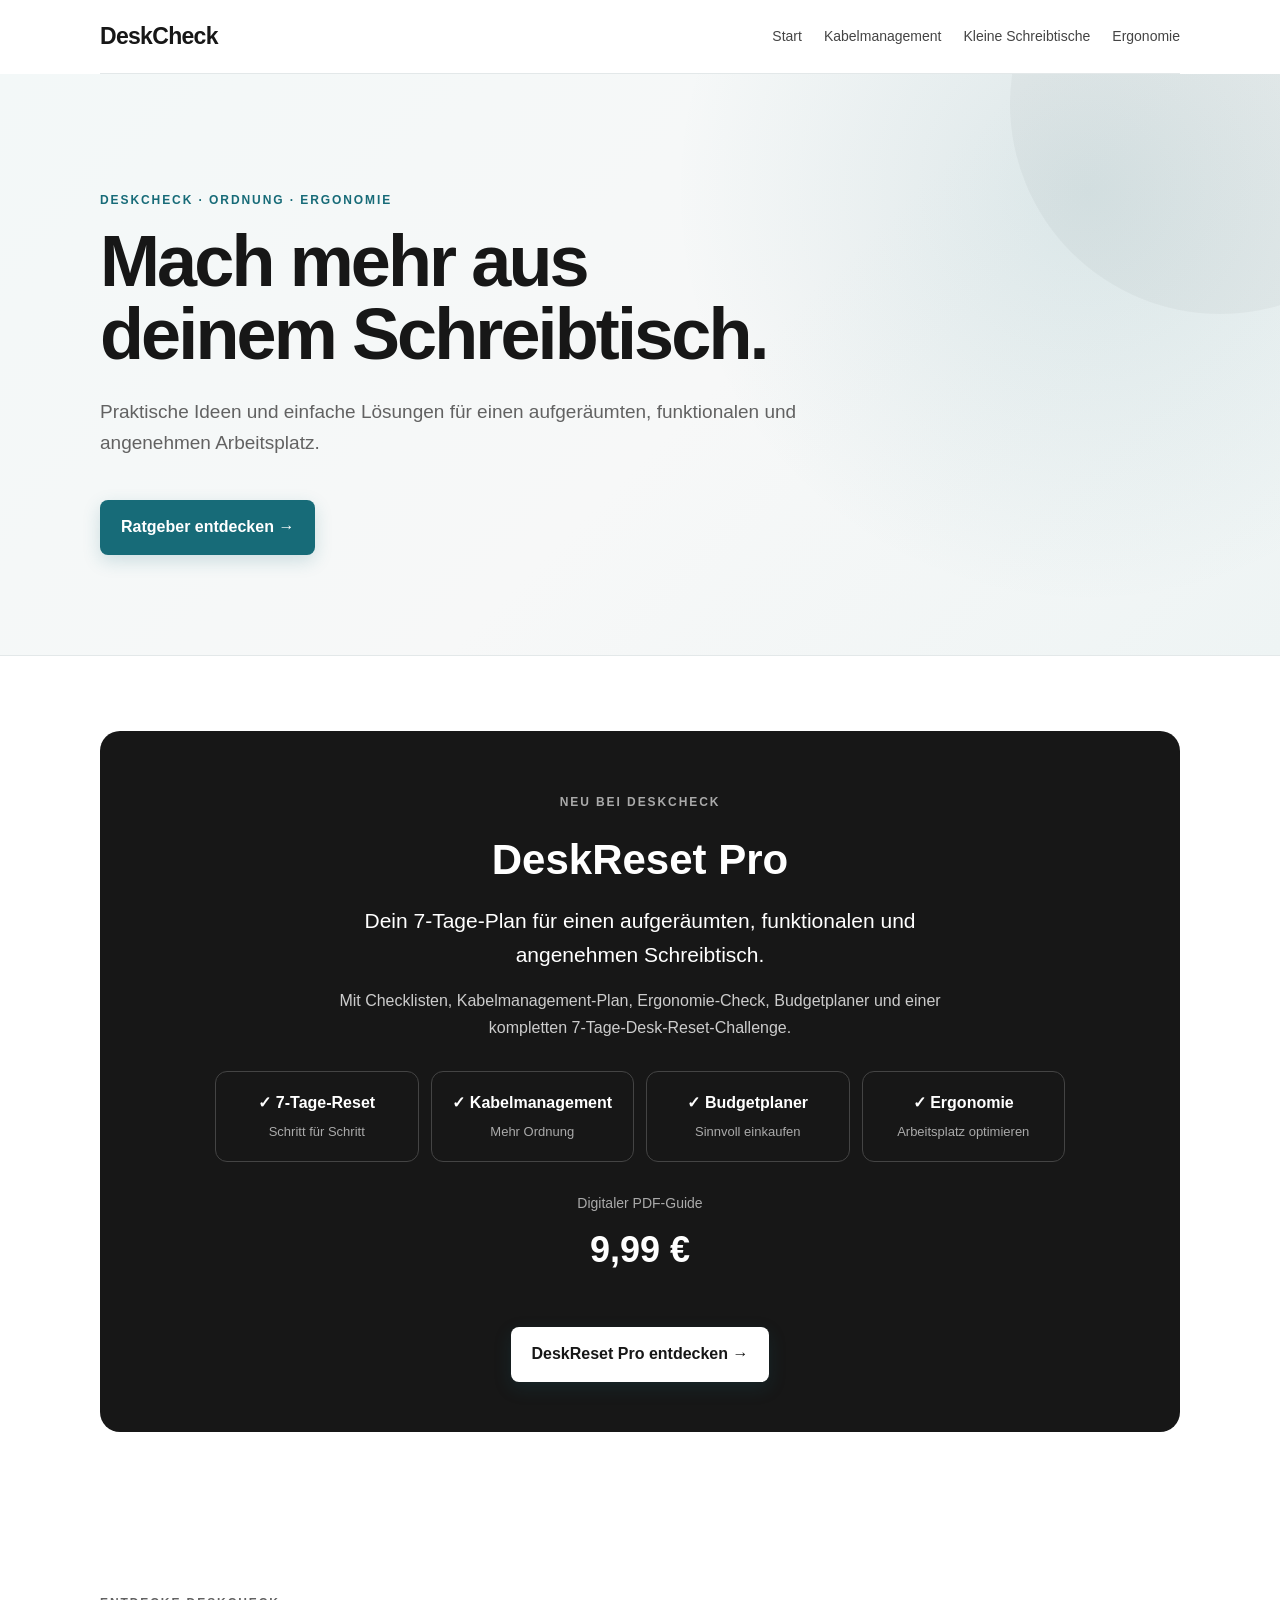
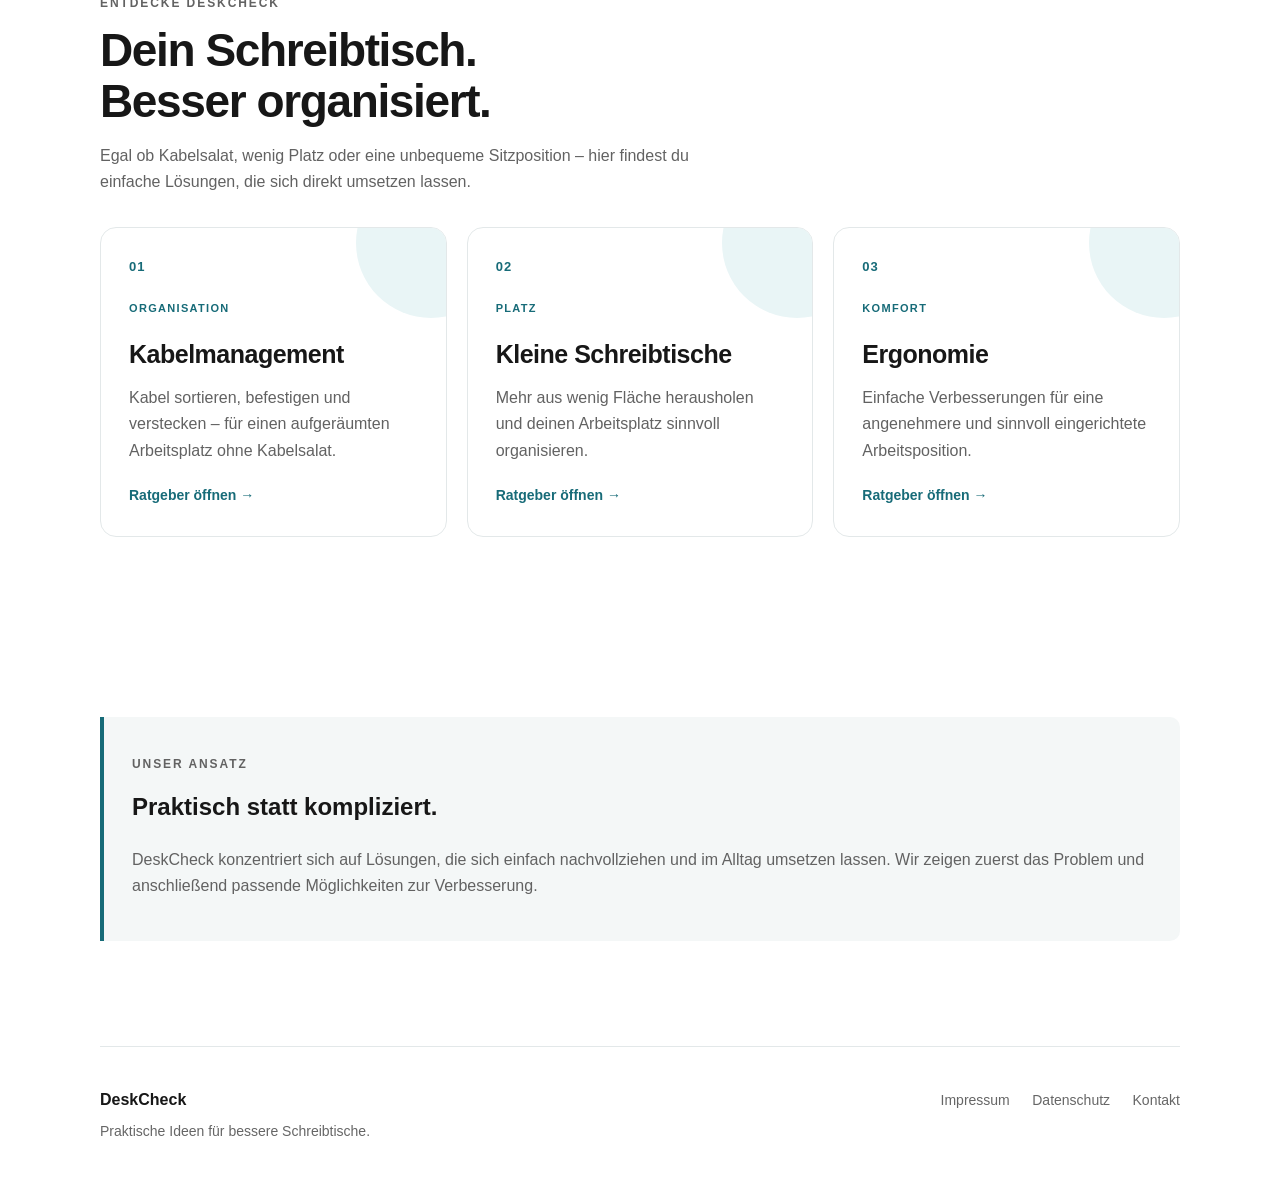
<file: index.html>
<!doctype html>
<html lang="de">

<head>
  <meta charset="utf-8">
  <meta name="viewport" content="width=device-width, initial-scale=1">

  <title>DeskCheck – Schreibtisch besser organisieren</title>

  <meta name="description" content="DeskCheck zeigt praktische Lösungen für Kabelmanagement, kleine Schreibtische, ergonomische Arbeitsplätze und den DeskReset Pro Planner.">

  <link rel="stylesheet" href="style.css">
</head>

<body>

<header>
  <div class="wrap nav">

    <a class="logo" href="index.html">DeskCheck</a>

    <nav>
      <a href="index.html">Start</a>
      <a href="kabelmanagement.html">Kabelmanagement</a>
      <a href="kleiner-schreibtisch.html">Kleine Schreibtische</a>
      <a href="ergonomie.html">Ergonomie</a>
    </nav>

  </div>
</header>

<main>

  <!-- HERO -->

  <section class="hero">
    <div class="wrap">

      <p class="eyebrow">
        DESKCHECK · ORDNUNG · ERGONOMIE
      </p>

      <h1>
        Mach mehr aus<br>
        deinem Schreibtisch.
      </h1>

      <p class="lead">
        Praktische Ideen und einfache Lösungen für einen
        aufgeräumten, funktionalen und angenehmen Arbeitsplatz.
      </p>

      <div class="hero-actions">
        <a class="button" href="kabelmanagement.html">
          Ratgeber entdecken →
        </a>
      </div>

    </div>
  </section>


  <!-- DESKRESET PRO -->

  <section class="wrap section">

    <div class="deskreset-box">

      <p class="eyebrow">
        NEU BEI DESKCHECK
      </p>

      <h2>
        DeskReset Pro
      </h2>

      <p class="deskreset-subtitle">
        Dein 7-Tage-Plan für einen aufgeräumten,
        funktionalen und angenehmen Schreibtisch.
      </p>

      <p>
        Mit Checklisten, Kabelmanagement-Plan,
        Ergonomie-Check, Budgetplaner und einer
        kompletten 7-Tage-Desk-Reset-Challenge.
      </p>

      <div class="deskreset-features">

        <div>
          <strong>✓ 7-Tage-Reset</strong>
          <span>Schritt für Schritt</span>
        </div>

        <div>
          <strong>✓ Kabelmanagement</strong>
          <span>Mehr Ordnung</span>
        </div>

        <div>
          <strong>✓ Budgetplaner</strong>
          <span>Sinnvoll einkaufen</span>
        </div>

        <div>
          <strong>✓ Ergonomie</strong>
          <span>Arbeitsplatz optimieren</span>
        </div>

      </div>

      <div class="deskreset-price">
        <span>Digitaler PDF-Guide</span>
        <strong>9,99 €</strong>
      </div>

      <!-- SPÄTER DEIN DIGISTORE24-LINK -->
      <a class="button deskreset-button" href="DEIN-DIGISTORE24-LINK">
        DeskReset Pro entdecken →
      </a>

    </div>

  </section>


  <!-- THEMEN -->

  <section class="wrap section topics">

    <div class="section-heading">

      <p class="eyebrow">
        ENTDECKE DESKCHECK
      </p>

      <h2>
        Dein Schreibtisch.<br>
        Besser organisiert.
      </h2>

      <p>
        Egal ob Kabelsalat, wenig Platz oder eine unbequeme
        Sitzposition – hier findest du einfache Lösungen,
        die sich direkt umsetzen lassen.
      </p>

    </div>


    <div class="grid">

      <!-- KABELMANAGEMENT -->

      <a class="card topic-card" href="kabelmanagement.html">

        <div class="topic-number">
          01
        </div>

        <div class="topic-content">

          <span class="icon">
            ORGANISATION
          </span>

          <h3>
            Kabelmanagement
          </h3>

          <p>
            Kabel sortieren, befestigen und verstecken –
            für einen aufgeräumten Arbeitsplatz ohne Kabelsalat.
          </p>

          <span class="topic-link">
            Ratgeber öffnen →
          </span>

        </div>

      </a>


      <!-- KLEINE SCHREIBTISCHE -->

      <a class="card topic-card" href="kleiner-schreibtisch.html">

        <div class="topic-number">
          02
        </div>

        <div class="topic-content">

          <span class="icon">
            PLATZ
          </span>

          <h3>
            Kleine Schreibtische
          </h3>

          <p>
            Mehr aus wenig Fläche herausholen und deinen
            Arbeitsplatz sinnvoll organisieren.
          </p>

          <span class="topic-link">
            Ratgeber öffnen →
          </span>

        </div>

      </a>


      <!-- ERGONOMIE -->

      <a class="card topic-card" href="ergonomie.html">

        <div class="topic-number">
          03
        </div>

        <div class="topic-content">

          <span class="icon">
            KOMFORT
          </span>

          <h3>
            Ergonomie
          </h3>

          <p>
            Einfache Verbesserungen für eine angenehmere
            und sinnvoll eingerichtete Arbeitsposition.
          </p>

          <span class="topic-link">
            Ratgeber öffnen →
          </span>

        </div>

      </a>

    </div>

  </section>


  <!-- DESKCHECK INFO -->

  <section class="wrap section">

    <div class="notice">

      <p class="eyebrow">
        UNSER ANSATZ
      </p>

      <h2>
        Praktisch statt kompliziert.
      </h2>

      <p>
        DeskCheck konzentriert sich auf Lösungen, die sich
        einfach nachvollziehen und im Alltag umsetzen lassen.
        Wir zeigen zuerst das Problem und anschließend
        passende Möglichkeiten zur Verbesserung.
      </p>

    </div>

  </section>

</main>


<footer>

  <div class="wrap footer">

    <div>
      <strong>DeskCheck</strong>

      <p>
        Praktische Ideen für bessere Schreibtische.
      </p>
    </div>

    <div>
      <a href="impressum.html">Impressum</a>
      <a href="datenschutz.html">Datenschutz</a>
      <a href="kontakt.html">Kontakt</a>
    </div>

  </div>

</footer>

</body>
</html>
</file>
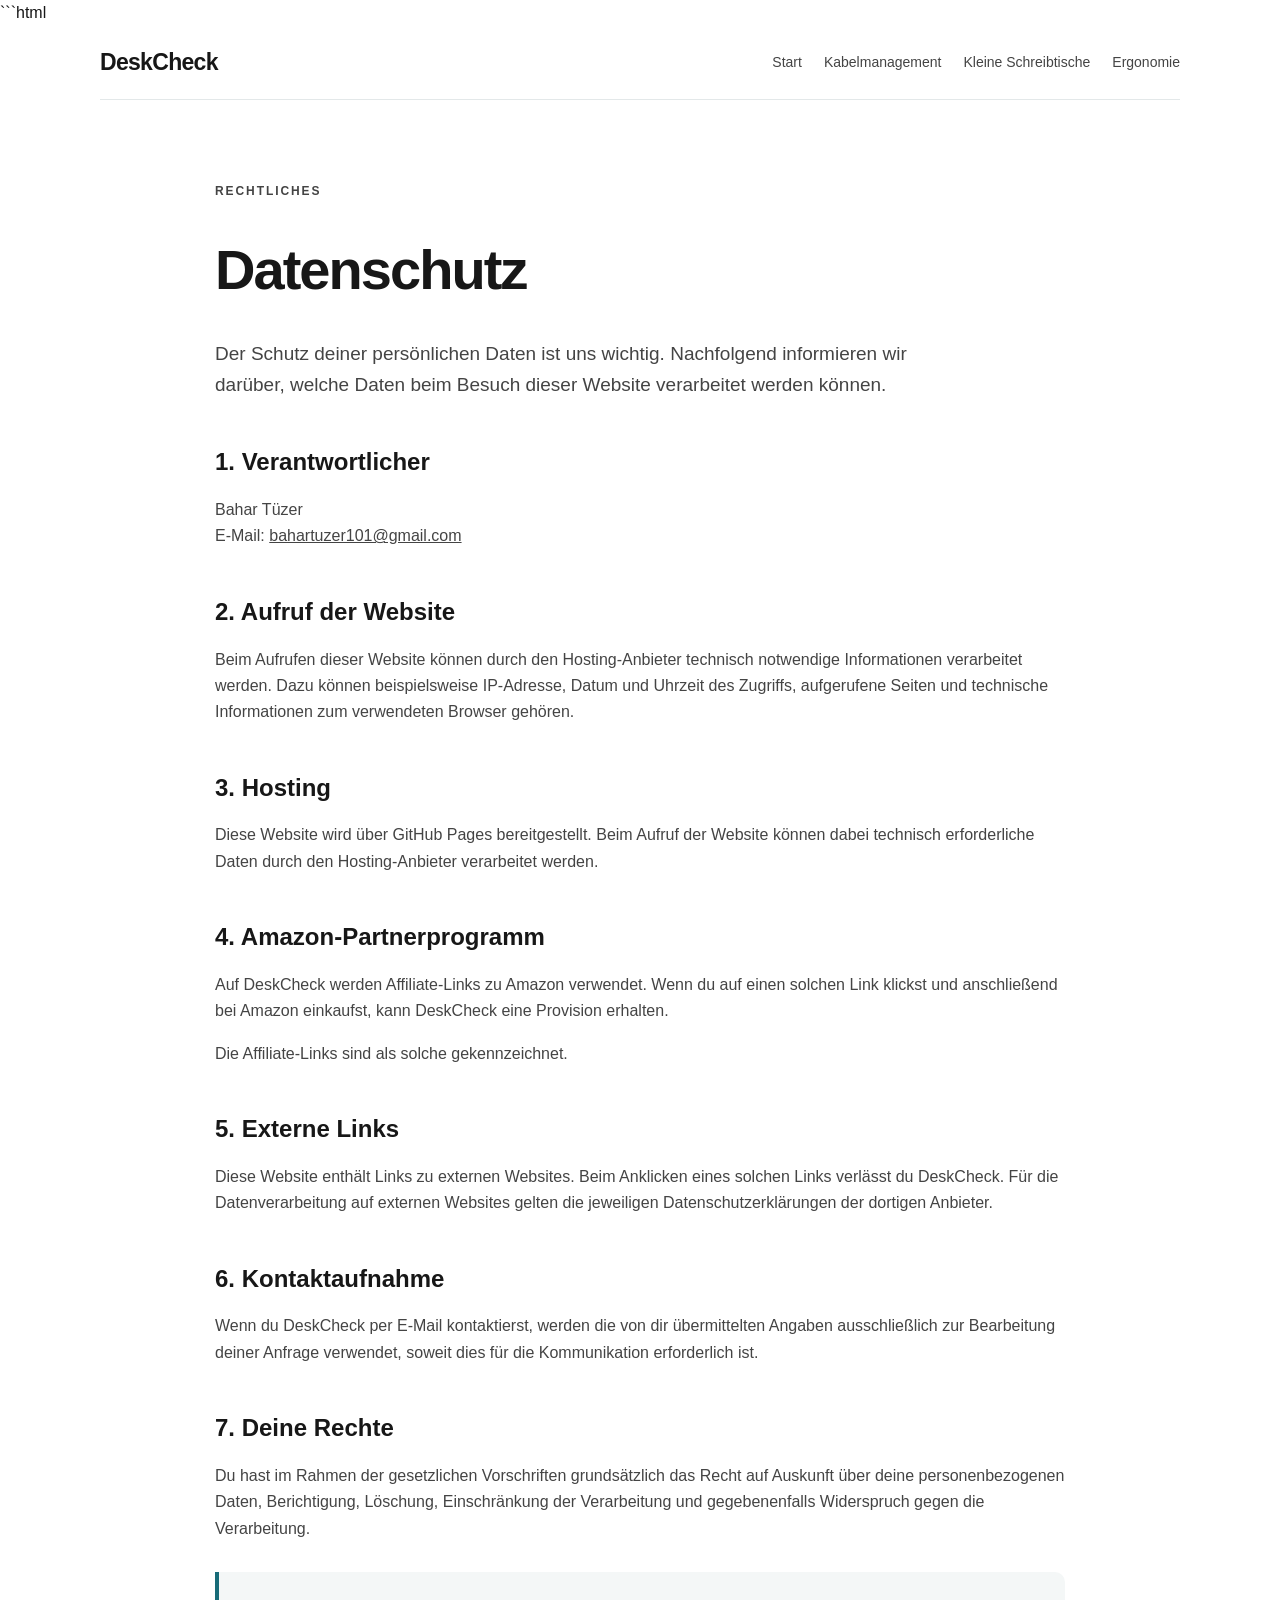
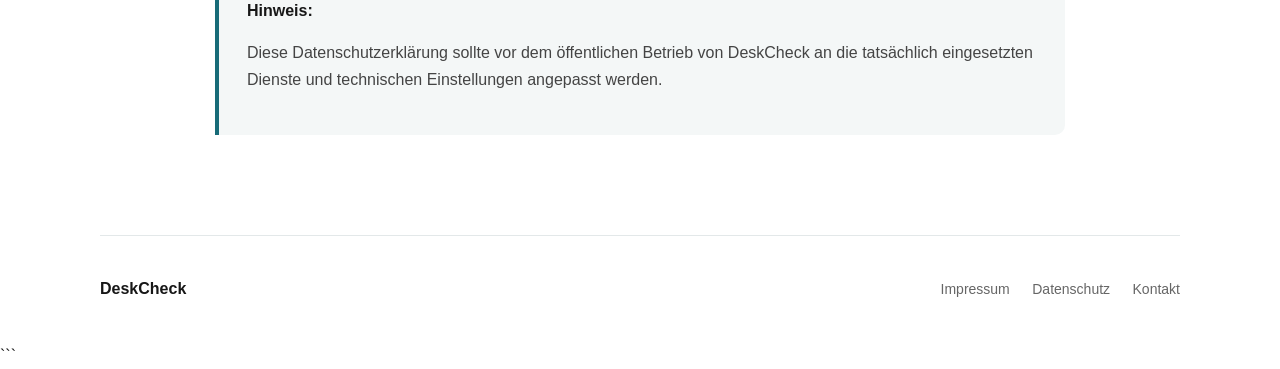
<file: datenschutz.html>
```html
<!doctype html>
<html lang="de">

<head>
<meta charset="utf-8">
<meta name="viewport" content="width=device-width, initial-scale=1">

<title>Datenschutz | DeskCheck</title>

<meta name="description" content="Datenschutzerklärung von DeskCheck.">

<link rel="stylesheet" href="style.css">
</head>

<body>

<header>
  <div class="wrap nav">

    <a class="logo" href="index.html">DeskCheck</a>

    <nav>
      <a href="index.html">Start</a>
      <a href="kabelmanagement.html">Kabelmanagement</a>
      <a href="kleiner-schreibtisch.html">Kleine Schreibtische</a>
      <a href="ergonomie.html">Ergonomie</a>
    </nav>

  </div>
</header>


<main class="wrap article">

  <p class="eyebrow">RECHTLICHES</p>

  <h1>Datenschutz</h1>

  <p class="lead">
    Der Schutz deiner persönlichen Daten ist uns wichtig.
    Nachfolgend informieren wir darüber, welche Daten beim Besuch
    dieser Website verarbeitet werden können.
  </p>


  <h2>1. Verantwortlicher</h2>

  <p>
    Bahar Tüzer<br>
    E-Mail:
    <a href="mailto:bahartuzer101@gmail.com">
      bahartuzer101@gmail.com
    </a>
  </p>


  <h2>2. Aufruf der Website</h2>

  <p>
    Beim Aufrufen dieser Website können durch den Hosting-Anbieter
    technisch notwendige Informationen verarbeitet werden.
    Dazu können beispielsweise IP-Adresse, Datum und Uhrzeit des
    Zugriffs, aufgerufene Seiten und technische Informationen zum
    verwendeten Browser gehören.
  </p>


  <h2>3. Hosting</h2>

  <p>
    Diese Website wird über GitHub Pages bereitgestellt.
    Beim Aufruf der Website können dabei technisch erforderliche
    Daten durch den Hosting-Anbieter verarbeitet werden.
  </p>


  <h2>4. Amazon-Partnerprogramm</h2>

  <p>
    Auf DeskCheck werden Affiliate-Links zu Amazon verwendet.
    Wenn du auf einen solchen Link klickst und anschließend bei
    Amazon einkaufst, kann DeskCheck eine Provision erhalten.
  </p>

  <p>
    Die Affiliate-Links sind als solche gekennzeichnet.
  </p>


  <h2>5. Externe Links</h2>

  <p>
    Diese Website enthält Links zu externen Websites.
    Beim Anklicken eines solchen Links verlässt du DeskCheck.
    Für die Datenverarbeitung auf externen Websites gelten die
    jeweiligen Datenschutzerklärungen der dortigen Anbieter.
  </p>


  <h2>6. Kontaktaufnahme</h2>

  <p>
    Wenn du DeskCheck per E-Mail kontaktierst, werden die von dir
    übermittelten Angaben ausschließlich zur Bearbeitung deiner
    Anfrage verwendet, soweit dies für die Kommunikation erforderlich ist.
  </p>


  <h2>7. Deine Rechte</h2>

  <p>
    Du hast im Rahmen der gesetzlichen Vorschriften grundsätzlich
    das Recht auf Auskunft über deine personenbezogenen Daten,
    Berichtigung, Löschung, Einschränkung der Verarbeitung und
    gegebenenfalls Widerspruch gegen die Verarbeitung.
  </p>


  <div class="notice">

    <strong>Hinweis:</strong>

    <p>
      Diese Datenschutzerklärung sollte vor dem öffentlichen Betrieb
      von DeskCheck an die tatsächlich eingesetzten Dienste und
      technischen Einstellungen angepasst werden.
    </p>

  </div>

</main>


<footer>

  <div class="wrap footer">

    <div>
      <strong>DeskCheck</strong>
    </div>

    <div>
      <a href="impressum.html">Impressum</a>
      <a href="datenschutz.html">Datenschutz</a>
      <a href="kontakt.html">Kontakt</a>
    </div>

  </div>

</footer>


</body>
</html>
```
</file>
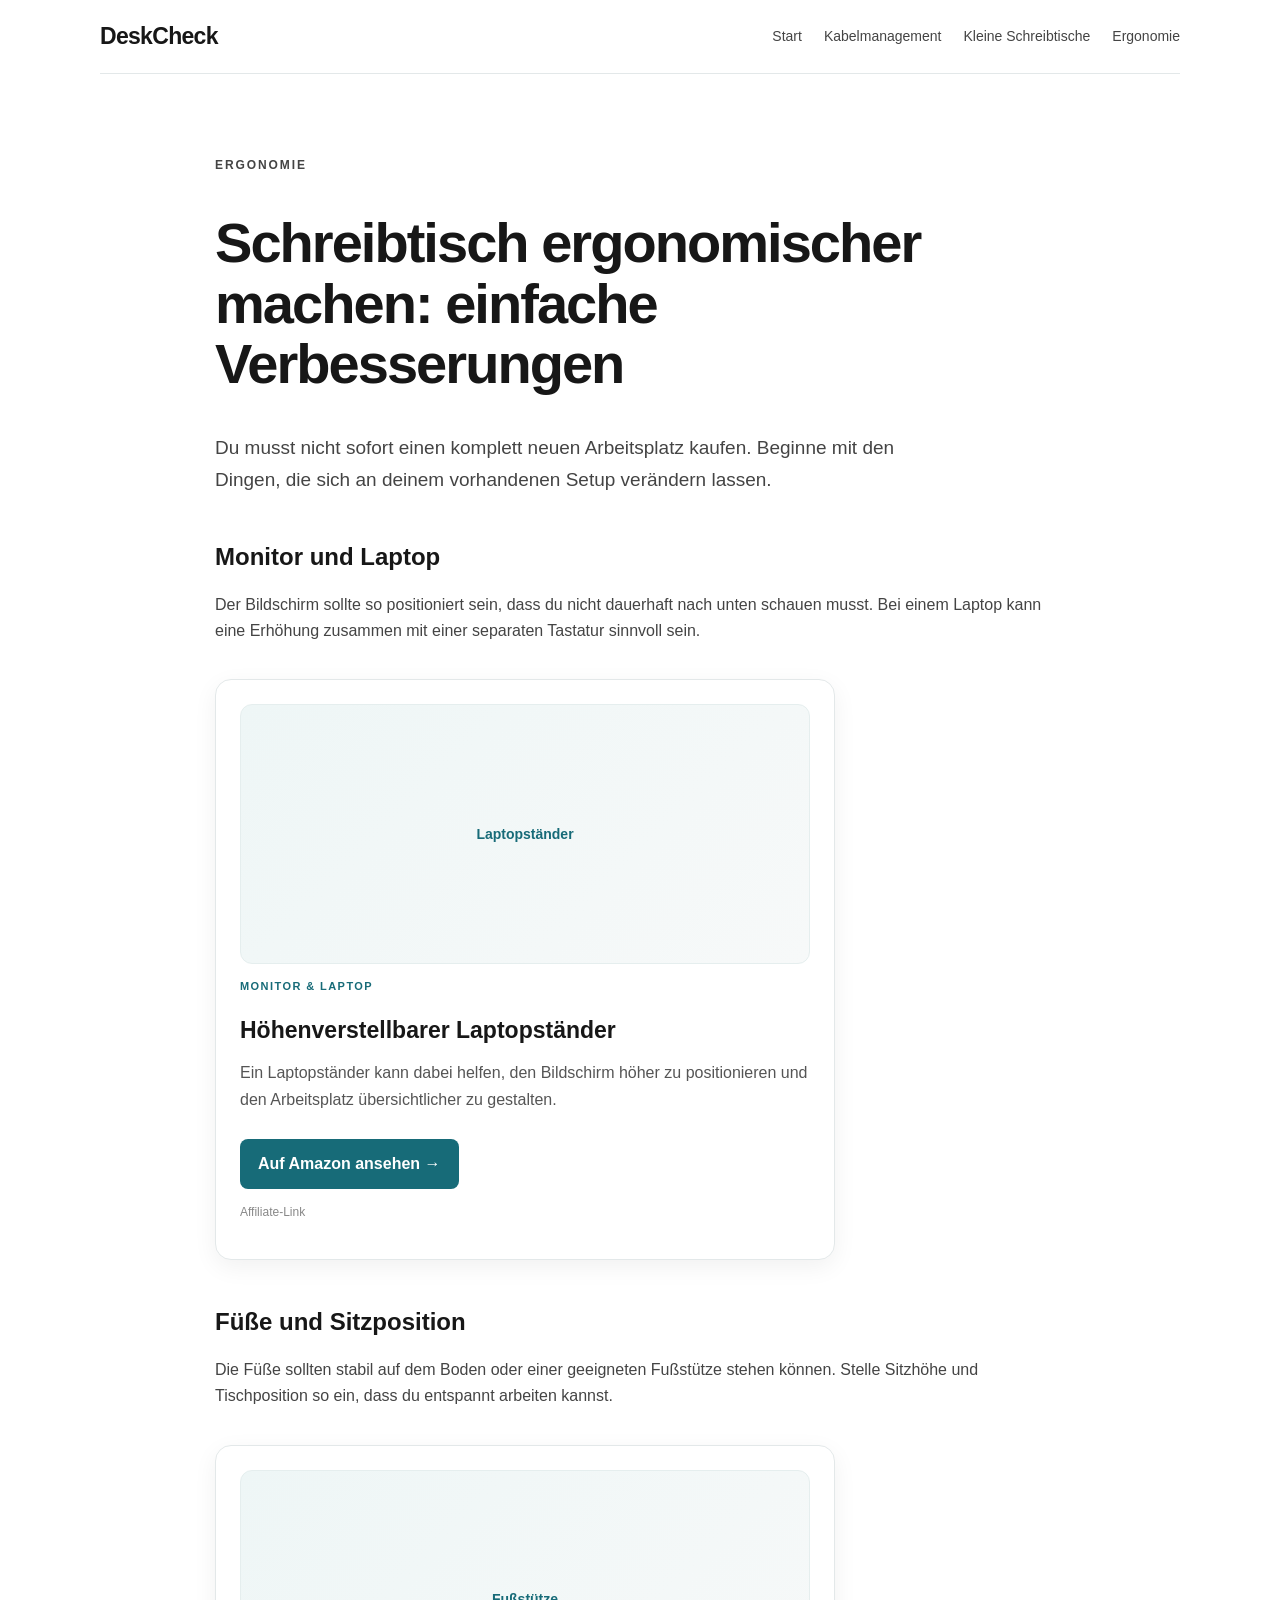
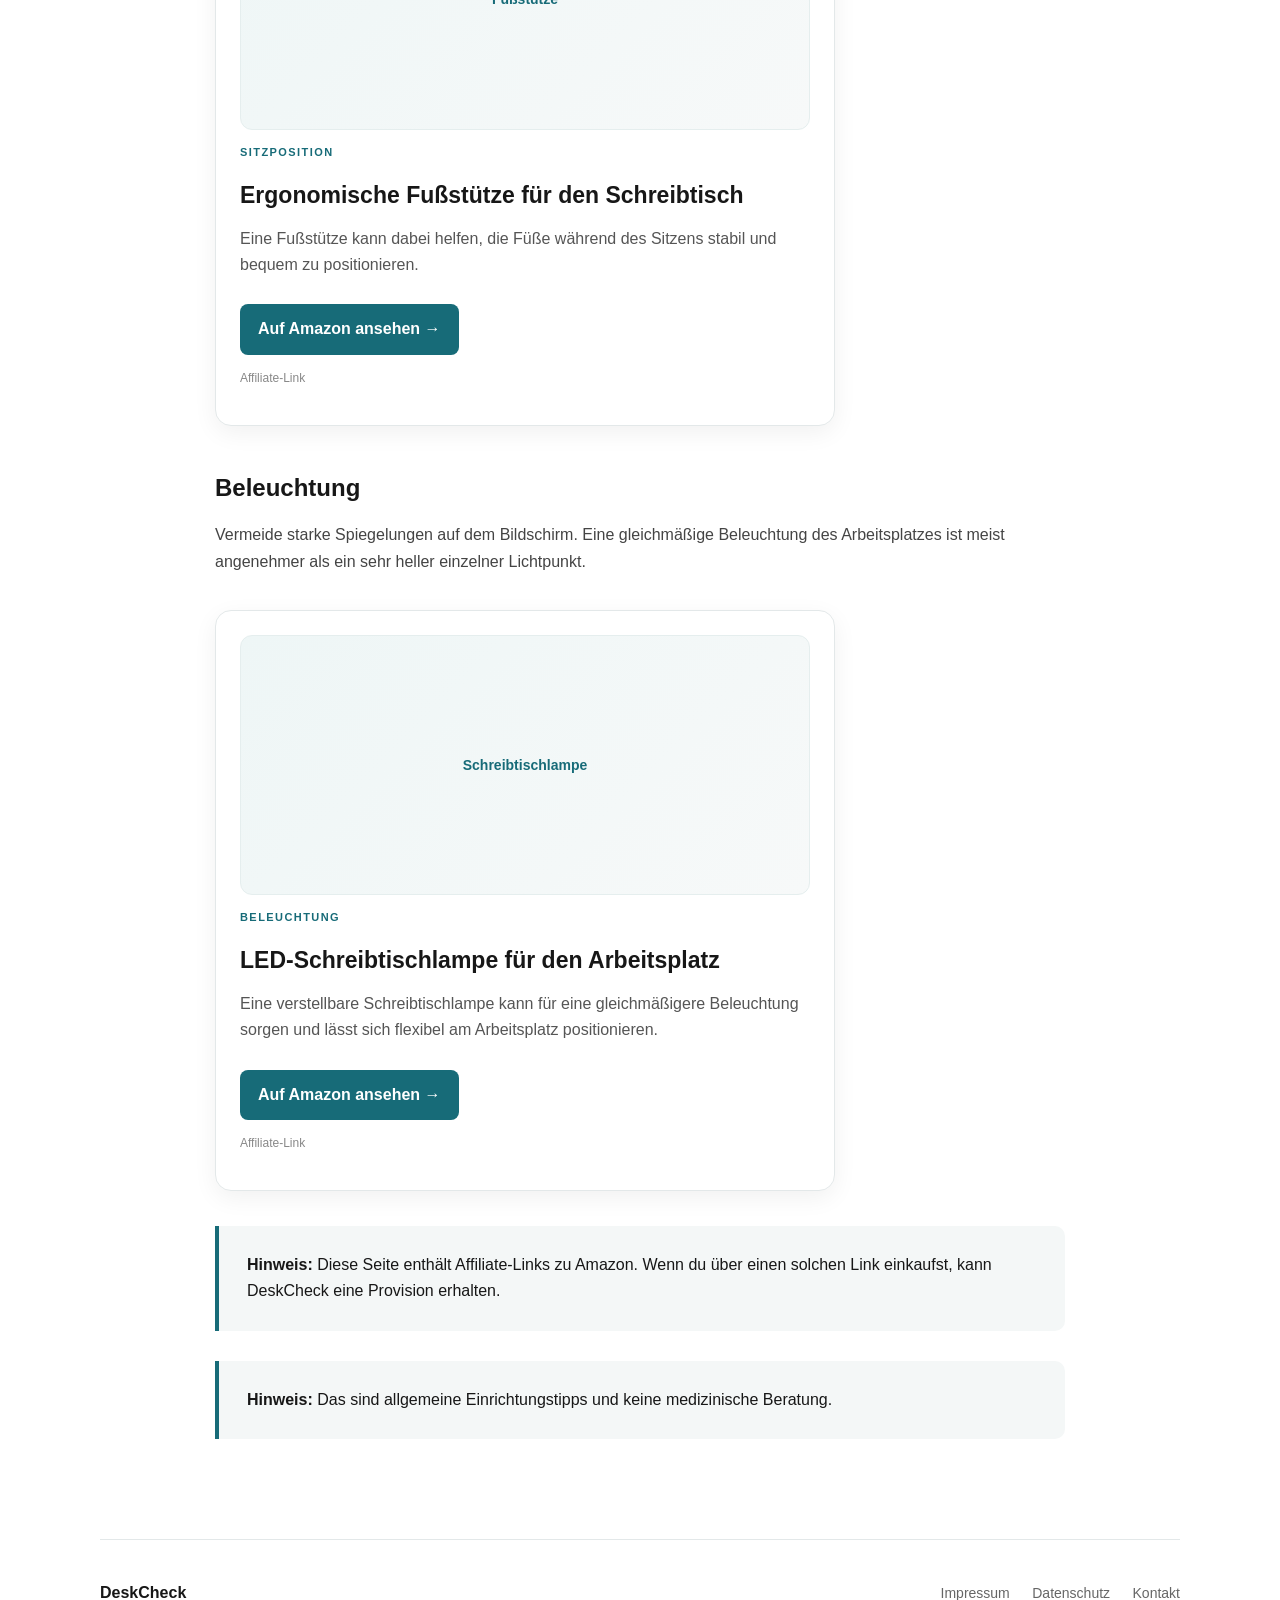
<file: ergonomie.html>
<!doctype html>
<html lang="de">
<head>
<meta charset="utf-8">
<meta name="viewport" content="width=device-width, initial-scale=1">

<title>Schreibtisch ergonomischer machen – einfache Tipps | DeskCheck</title>

<meta name="description" content="Einfache Möglichkeiten, einen Arbeitsplatz angenehmer einzurichten.">

<link rel="stylesheet" href="style.css">
</head>

<body>

<header>
  <div class="wrap nav">
    <a class="logo" href="index.html">DeskCheck</a>

    <nav>
      <a href="index.html">Start</a>
      <a href="kabelmanagement.html">Kabelmanagement</a>
      <a href="kleiner-schreibtisch.html">Kleine Schreibtische</a>
      <a href="ergonomie.html">Ergonomie</a>
    </nav>
  </div>
</header>


<main class="wrap article">

  <p class="eyebrow">ERGONOMIE</p>

  <h1>Schreibtisch ergonomischer machen: einfache Verbesserungen</h1>

  <p class="lead">
    Du musst nicht sofort einen komplett neuen Arbeitsplatz kaufen.
    Beginne mit den Dingen, die sich an deinem vorhandenen Setup
    verändern lassen.
  </p>


  <h2>Monitor und Laptop</h2>

  <p>
    Der Bildschirm sollte so positioniert sein, dass du nicht dauerhaft
    nach unten schauen musst. Bei einem Laptop kann eine Erhöhung
    zusammen mit einer separaten Tastatur sinnvoll sein.
  </p>


  <div class="product-card">

    <div class="product-image-placeholder">
      <span>Laptopständer</span>
    </div>

    <div class="product-content">

      <p class="product-category">MONITOR &amp; LAPTOP</p>

      <h3>Höhenverstellbarer Laptopständer</h3>

      <p>
        Ein Laptopständer kann dabei helfen, den Bildschirm höher
        zu positionieren und den Arbeitsplatz übersichtlicher
        zu gestalten.
      </p>

      <a class="product-button"
         href="https://link.amazon/B0fesHSAi"
         target="_blank"
         rel="nofollow sponsored">
        Auf Amazon ansehen →
      </a>

      <p class="affiliate-label">
        Affiliate-Link
      </p>

    </div>

  </div>


  <h2>Füße und Sitzposition</h2>

  <p>
    Die Füße sollten stabil auf dem Boden oder einer geeigneten
    Fußstütze stehen können. Stelle Sitzhöhe und Tischposition so ein,
    dass du entspannt arbeiten kannst.
  </p>


  <div class="product-card">

    <div class="product-image-placeholder">
      <span>Fußstütze</span>
    </div>

    <div class="product-content">

      <p class="product-category">SITZPOSITION</p>

      <h3>Ergonomische Fußstütze für den Schreibtisch</h3>

      <p>
        Eine Fußstütze kann dabei helfen, die Füße während des Sitzens
        stabil und bequem zu positionieren.
      </p>

      <a class="product-button"
         href="https://link.amazon/B010n1C9a"
         target="_blank"
         rel="nofollow sponsored">
        Auf Amazon ansehen →
      </a>

      <p class="affiliate-label">
        Affiliate-Link
      </p>

    </div>

  </div>


  <h2>Beleuchtung</h2>

  <p>
    Vermeide starke Spiegelungen auf dem Bildschirm.
    Eine gleichmäßige Beleuchtung des Arbeitsplatzes ist meist
    angenehmer als ein sehr heller einzelner Lichtpunkt.
  </p>


  <div class="product-card">

    <div class="product-image-placeholder">
      <span>Schreibtischlampe</span>
    </div>

    <div class="product-content">

      <p class="product-category">BELEUCHTUNG</p>

      <h3>LED-Schreibtischlampe für den Arbeitsplatz</h3>

      <p>
        Eine verstellbare Schreibtischlampe kann für eine gleichmäßigere
        Beleuchtung sorgen und lässt sich flexibel am Arbeitsplatz
        positionieren.
      </p>

      <a class="product-button"
         href="https://link.amazon/B0bCb6FaU"
         target="_blank"
         rel="nofollow sponsored">
        Auf Amazon ansehen →
      </a>

      <p class="affiliate-label">
        Affiliate-Link
      </p>

    </div>

  </div>


  <div class="notice">
    <strong>Hinweis:</strong>
    Diese Seite enthält Affiliate-Links zu Amazon.
    Wenn du über einen solchen Link einkaufst,
    kann DeskCheck eine Provision erhalten.
  </div>

  <div class="notice">
    <strong>Hinweis:</strong>
    Das sind allgemeine Einrichtungstipps und keine medizinische Beratung.
  </div>

</main>


<footer>
  <div class="wrap footer">

    <div>
      <strong>DeskCheck</strong>
    </div>

    <div>
      <a href="impressum.html">Impressum</a>
      <a href="datenschutz.html">Datenschutz</a>
      <a href="kontakt.html">Kontakt</a>
    </div>

  </div>
</footer>

</body>
</html>
</file>
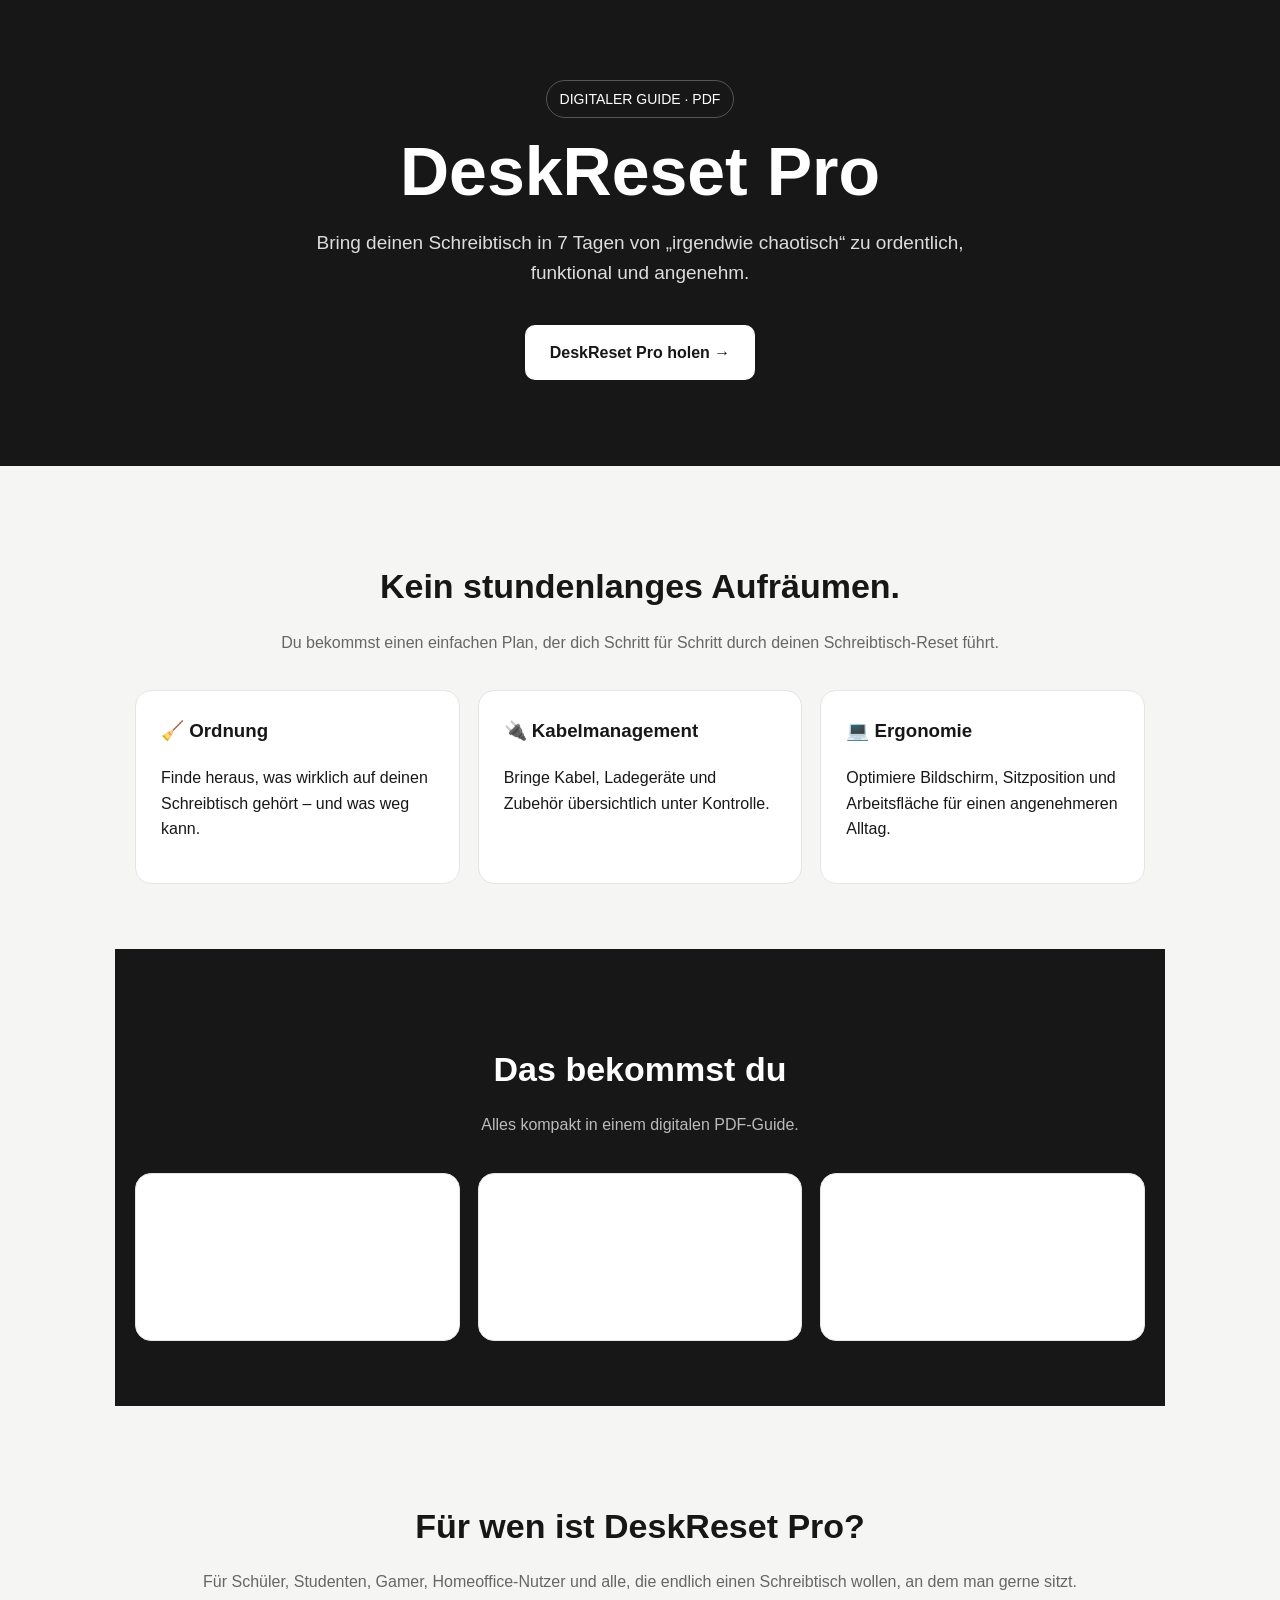
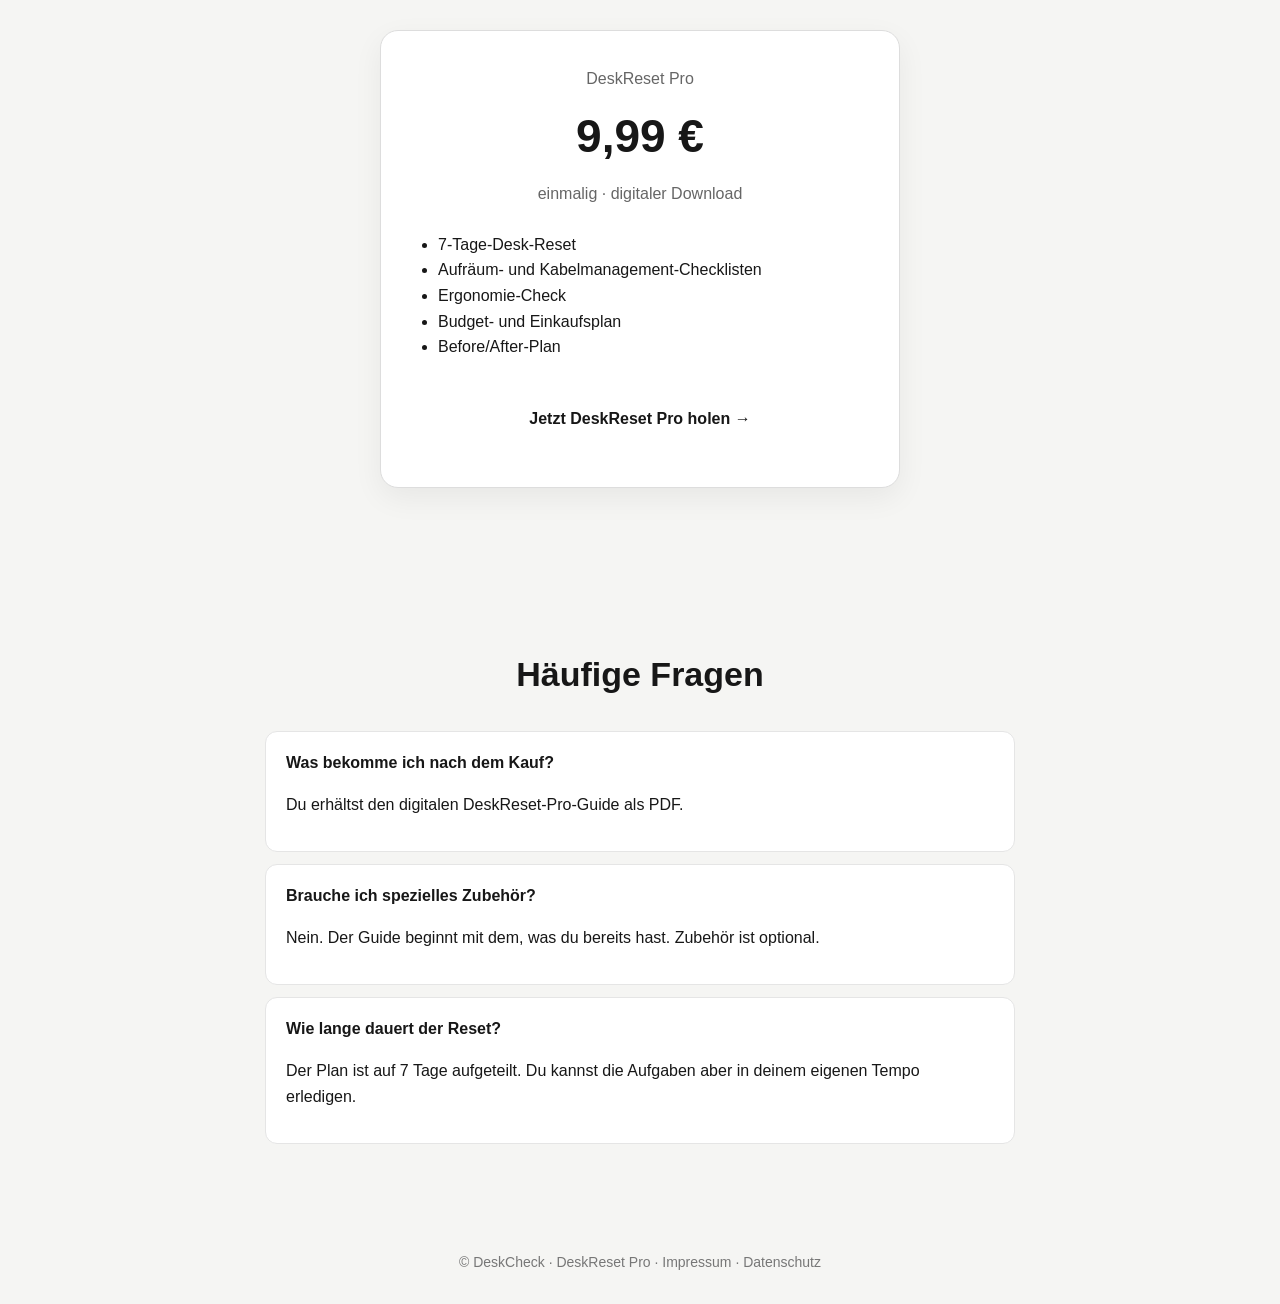
<file: guide.html>
<!DOCTYPE html>
<html lang="de">
<head>
  <meta charset="UTF-8">
  <meta name="viewport" content="width=device-width, initial-scale=1.0">
  <meta name="description" content="DeskReset Pro – der praktische 7-Tage-Plan für einen ordentlichen, funktionalen und angenehmen Schreibtisch.">
  <title>DeskReset Pro – Dein Schreibtisch-Reset in 7 Tagen</title>
  <style>
    * { box-sizing: border-box; }
    body {
      margin: 0;
      font-family: Arial, Helvetica, sans-serif;
      background: #f5f5f3;
      color: #171717;
      line-height: 1.6;
    }
    .hero {
      background: #171717;
      color: white;
      padding: 80px 20px;
      text-align: center;
    }
    .hero .badge {
      display: inline-block;
      padding: 7px 13px;
      border: 1px solid #555;
      border-radius: 999px;
      font-size: 14px;
      margin-bottom: 18px;
    }
    h1 {
      font-size: clamp(38px, 7vw, 68px);
      line-height: 1.05;
      margin: 0 auto 20px;
      max-width: 900px;
    }
    .hero p {
      max-width: 700px;
      margin: 0 auto 30px;
      font-size: 19px;
      color: #ddd;
    }
    .btn {
      display: inline-block;
      background: white;
      color: #171717;
      text-decoration: none;
      font-weight: 700;
      padding: 15px 25px;
      border-radius: 10px;
      margin: 6px;
    }
    .container {
      max-width: 1050px;
      margin: auto;
      padding: 65px 20px;
    }
    .center { text-align: center; }
    .section-title {
      font-size: 34px;
      margin-bottom: 12px;
    }
    .muted { color: #666; }
    .grid {
      display: grid;
      grid-template-columns: repeat(3, 1fr);
      gap: 18px;
      margin-top: 35px;
    }
    .card {
      background: white;
      padding: 25px;
      border-radius: 16px;
      border: 1px solid #e5e5e5;
    }
    .card h3 { margin-top: 0; }
    .price-box {
      max-width: 520px;
      margin: 35px auto 0;
      background: white;
      border: 1px solid #ddd;
      border-radius: 18px;
      padding: 35px;
      text-align: center;
      box-shadow: 0 10px 30px rgba(0,0,0,.06);
    }
    .price {
      font-size: 46px;
      font-weight: 800;
      margin: 8px 0;
    }
    ul {
      padding-left: 22px;
      text-align: left;
      max-width: 520px;
      margin: 25px auto;
    }
    .dark {
      background: #171717;
      color: white;
    }
    .dark .muted { color: #bbb; }
    .faq {
      max-width: 750px;
      margin: 30px auto 0;
    }
    .faq-item {
      background: white;
      border-radius: 12px;
      padding: 18px 20px;
      margin-bottom: 12px;
      border: 1px solid #e5e5e5;
    }
    footer {
      padding: 30px 20px;
      text-align: center;
      color: #777;
      font-size: 14px;
    }
    @media (max-width: 750px) {
      .grid { grid-template-columns: 1fr; }
      .container { padding: 48px 18px; }
    }
  </style>
</head>
<body>

  <section class="hero">
    <div class="badge">DIGITALER GUIDE · PDF</div>
    <h1>DeskReset Pro</h1>
    <p>
      Bring deinen Schreibtisch in 7 Tagen von „irgendwie chaotisch“
      zu ordentlich, funktional und angenehm.
    </p>

    <!-- Später hier deinen Digistore24-Link einsetzen -->
    <a class="btn" href="DEIN-DIGISTORE24-LINK">DeskReset Pro holen →</a>
  </section>

  <section class="container">
    <div class="center">
      <h2 class="section-title">Kein stundenlanges Aufräumen.</h2>
      <p class="muted">
        Du bekommst einen einfachen Plan, der dich Schritt für Schritt durch
        deinen Schreibtisch-Reset führt.
      </p>
    </div>

    <div class="grid">
      <div class="card">
        <h3>🧹 Ordnung</h3>
        <p>Finde heraus, was wirklich auf deinen Schreibtisch gehört – und was weg kann.</p>
      </div>
      <div class="card">
        <h3>🔌 Kabelmanagement</h3>
        <p>Bringe Kabel, Ladegeräte und Zubehör übersichtlich unter Kontrolle.</p>
      </div>
      <div class="card">
        <h3>💻 Ergonomie</h3>
        <p>Optimiere Bildschirm, Sitzposition und Arbeitsfläche für einen angenehmeren Alltag.</p>
      </div>
    </div>
  </section>

  <section class="container dark">
    <div class="center">
      <h2 class="section-title">Das bekommst du</h2>
      <p class="muted">Alles kompakt in einem digitalen PDF-Guide.</p>
    </div>

    <div class="grid">
      <div class="card">
        <h3>7-Tage-Desk-Reset</h3>
        <p>Jeder Tag hat eine konkrete Aufgabe, damit du nicht planlos anfängst.</p>
      </div>
      <div class="card">
        <h3>Checklisten</h3>
        <p>Arbeite Punkt für Punkt ab und behalte deinen Fortschritt im Blick.</p>
      </div>
      <div class="card">
        <h3>Budget & Einkauf</h3>
        <p>Plane sinnvoll, bevor du Geld für neues Schreibtisch-Zubehör ausgibst.</p>
      </div>
    </div>
  </section>

  <section class="container">
    <div class="center">
      <h2 class="section-title">Für wen ist DeskReset Pro?</h2>
      <p class="muted">
        Für Schüler, Studenten, Gamer, Homeoffice-Nutzer und alle,
        die endlich einen Schreibtisch wollen, an dem man gerne sitzt.
      </p>
    </div>

    <div class="price-box">
      <div class="muted">DeskReset Pro</div>
      <div class="price">9,99 €</div>
      <div class="muted">einmalig · digitaler Download</div>

      <ul>
        <li>7-Tage-Desk-Reset</li>
        <li>Aufräum- und Kabelmanagement-Checklisten</li>
        <li>Ergonomie-Check</li>
        <li>Budget- und Einkaufsplan</li>
        <li>Before/After-Plan</li>
      </ul>

      <!-- Später hier deinen Digistore24-Link einsetzen -->
      <a class="btn" href="DEIN-DIGISTORE24-LINK">Jetzt DeskReset Pro holen →</a>
    </div>
  </section>

  <section class="container">
    <div class="center">
      <h2 class="section-title">Häufige Fragen</h2>
    </div>

    <div class="faq">
      <div class="faq-item">
        <strong>Was bekomme ich nach dem Kauf?</strong>
        <p>Du erhältst den digitalen DeskReset-Pro-Guide als PDF.</p>
      </div>
      <div class="faq-item">
        <strong>Brauche ich spezielles Zubehör?</strong>
        <p>Nein. Der Guide beginnt mit dem, was du bereits hast. Zubehör ist optional.</p>
      </div>
      <div class="faq-item">
        <strong>Wie lange dauert der Reset?</strong>
        <p>Der Plan ist auf 7 Tage aufgeteilt. Du kannst die Aufgaben aber in deinem eigenen Tempo erledigen.</p>
      </div>
    </div>
  </section>

  <footer>
    © DeskCheck · DeskReset Pro · Impressum · Datenschutz
  </footer>

</body>
</html>
</file>
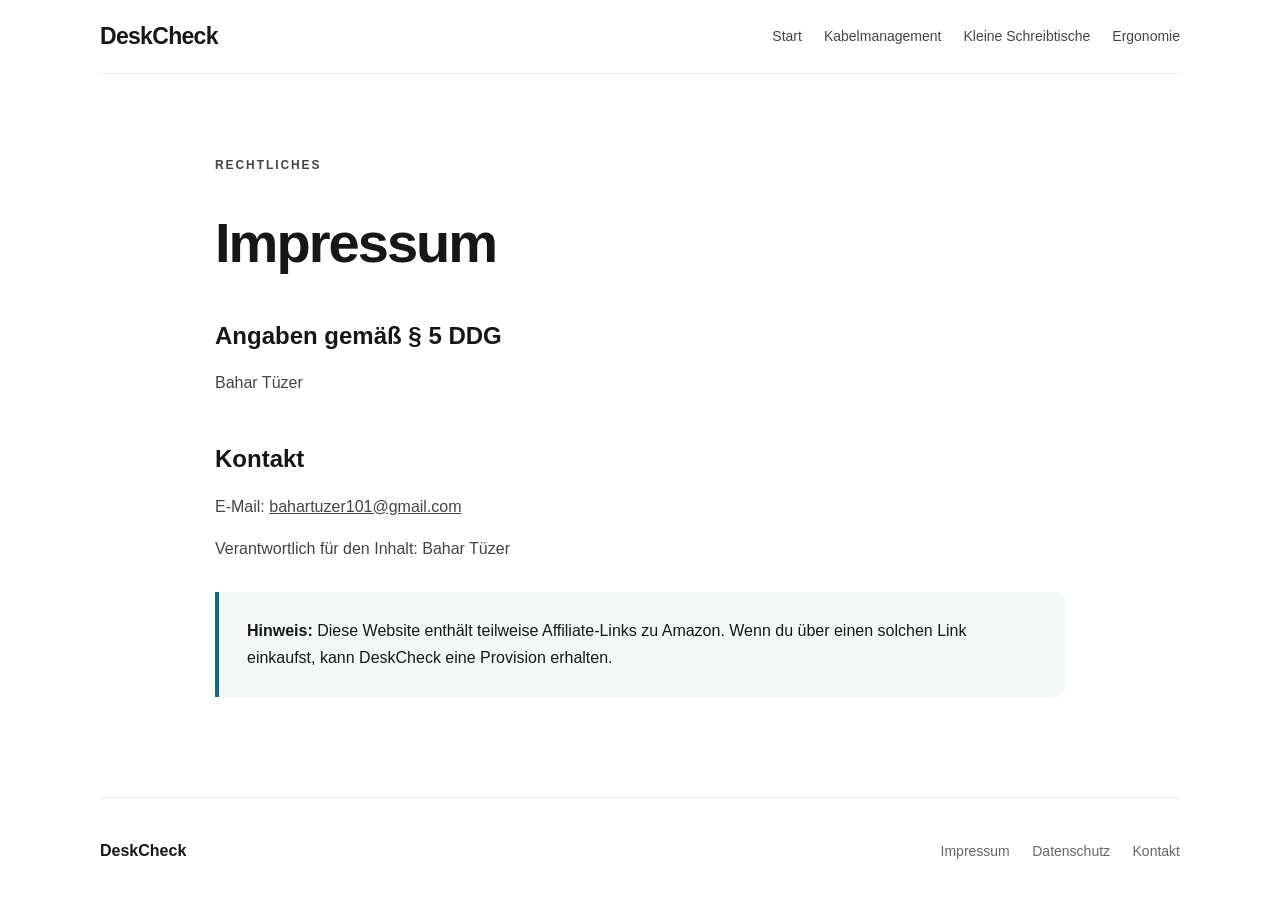
<file: impressum.html>
<!doctype html>
<html lang="de">

<head>
<meta charset="utf-8">
<meta name="viewport" content="width=device-width, initial-scale=1">

<title>Impressum | DeskCheck</title>

<meta name="description" content="Impressum von DeskCheck.">

<link rel="stylesheet" href="style.css">
</head>

<body>

<header>
  <div class="wrap nav">

    <a class="logo" href="index.html">DeskCheck</a>

    <nav>
      <a href="index.html">Start</a>
      <a href="kabelmanagement.html">Kabelmanagement</a>
      <a href="kleiner-schreibtisch.html">Kleine Schreibtische</a>
      <a href="ergonomie.html">Ergonomie</a>
    </nav>

  </div>
</header>


<main class="wrap article">

  <p class="eyebrow">RECHTLICHES</p>

  <h1>Impressum</h1>

  <h2>Angaben gemäß § 5 DDG</h2>

  <p>
    Bahar Tüzer
  </p>

  <h2>Kontakt</h2>

  <p>
    E-Mail:
    <a href="mailto:bahartuzer101@gmail.com">
      bahartuzer101@gmail.com
    </a>
  </p>

  <p>
    Verantwortlich für den Inhalt:
    Bahar Tüzer
  </p>

  <div class="notice">
    <strong>Hinweis:</strong>
    Diese Website enthält teilweise Affiliate-Links zu Amazon.
    Wenn du über einen solchen Link einkaufst, kann DeskCheck
    eine Provision erhalten.
  </div>

</main>


<footer>

  <div class="wrap footer">

    <div>
      <strong>DeskCheck</strong>
    </div>

    <div>
      <a href="impressum.html">Impressum</a>
      <a href="datenschutz.html">Datenschutz</a>
      <a href="kontakt.html">Kontakt</a>
    </div>

  </div>

</footer>


</body>
</html>
</file>
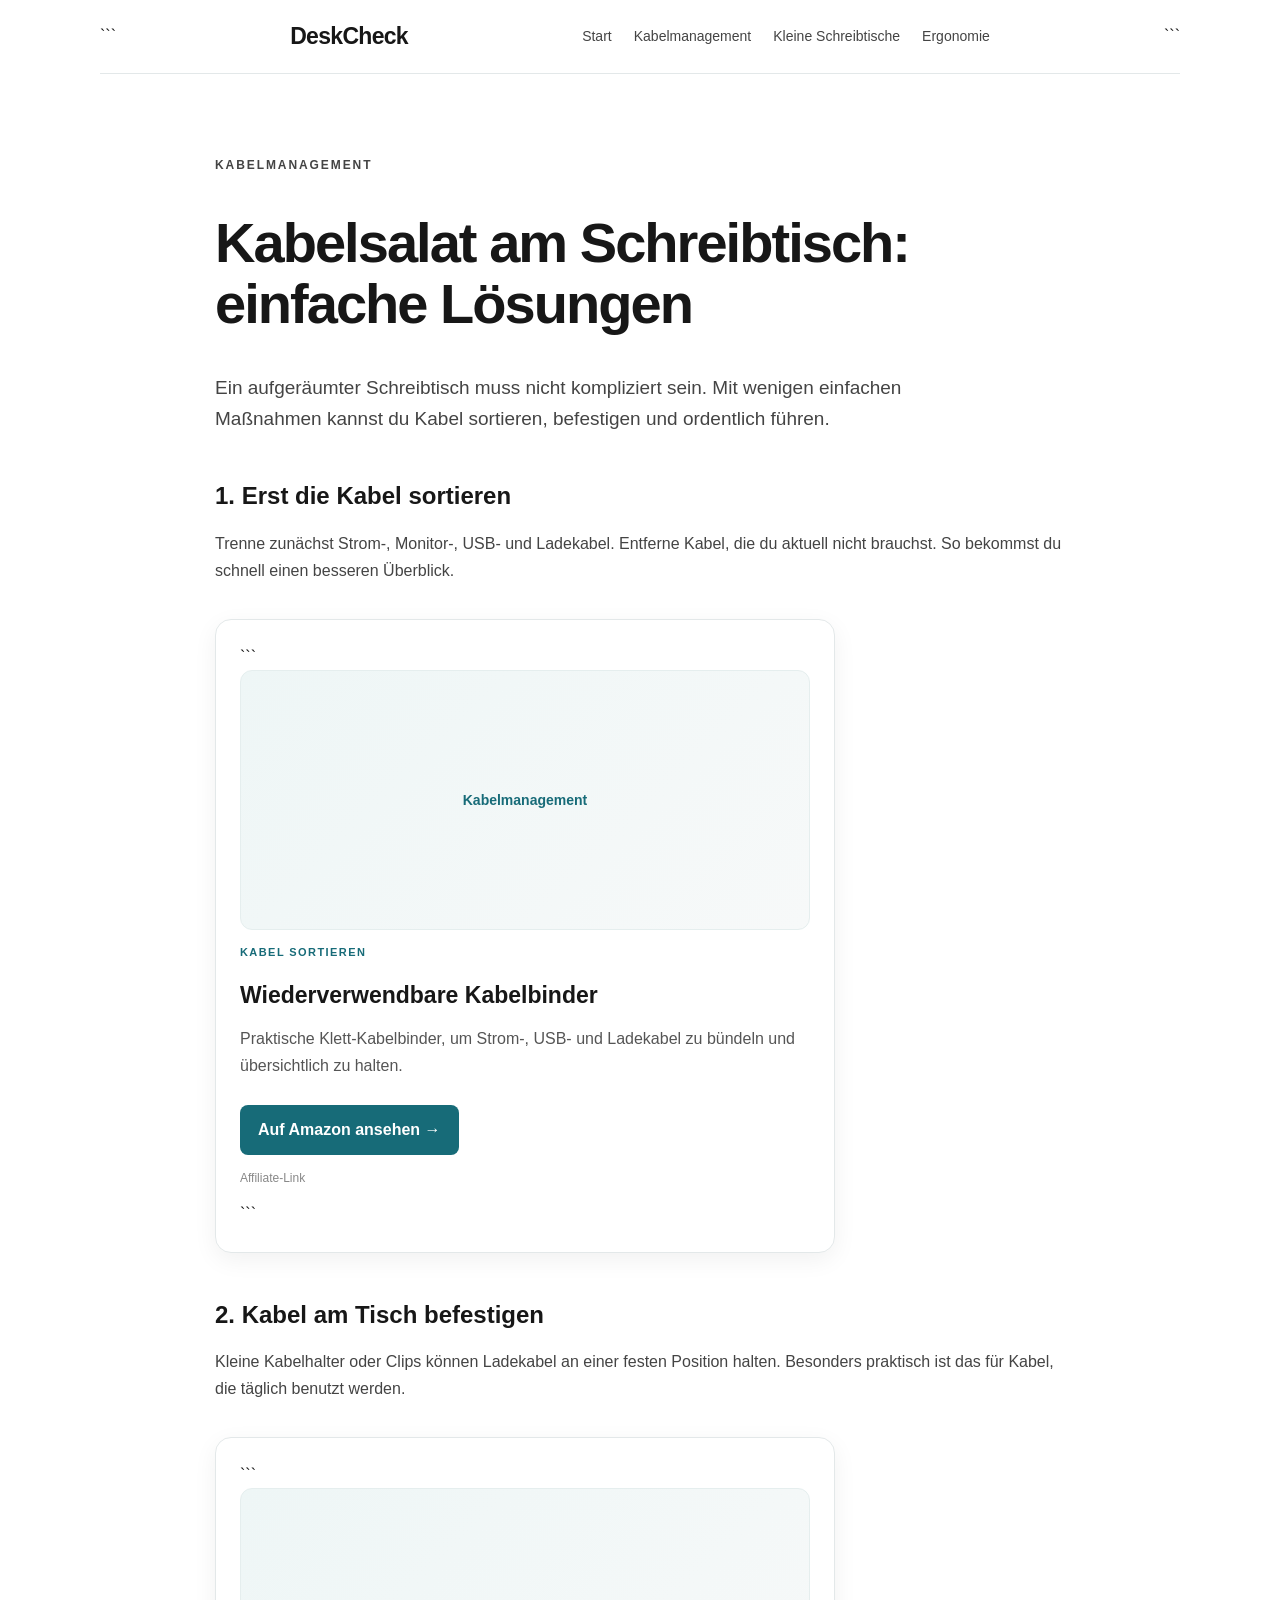
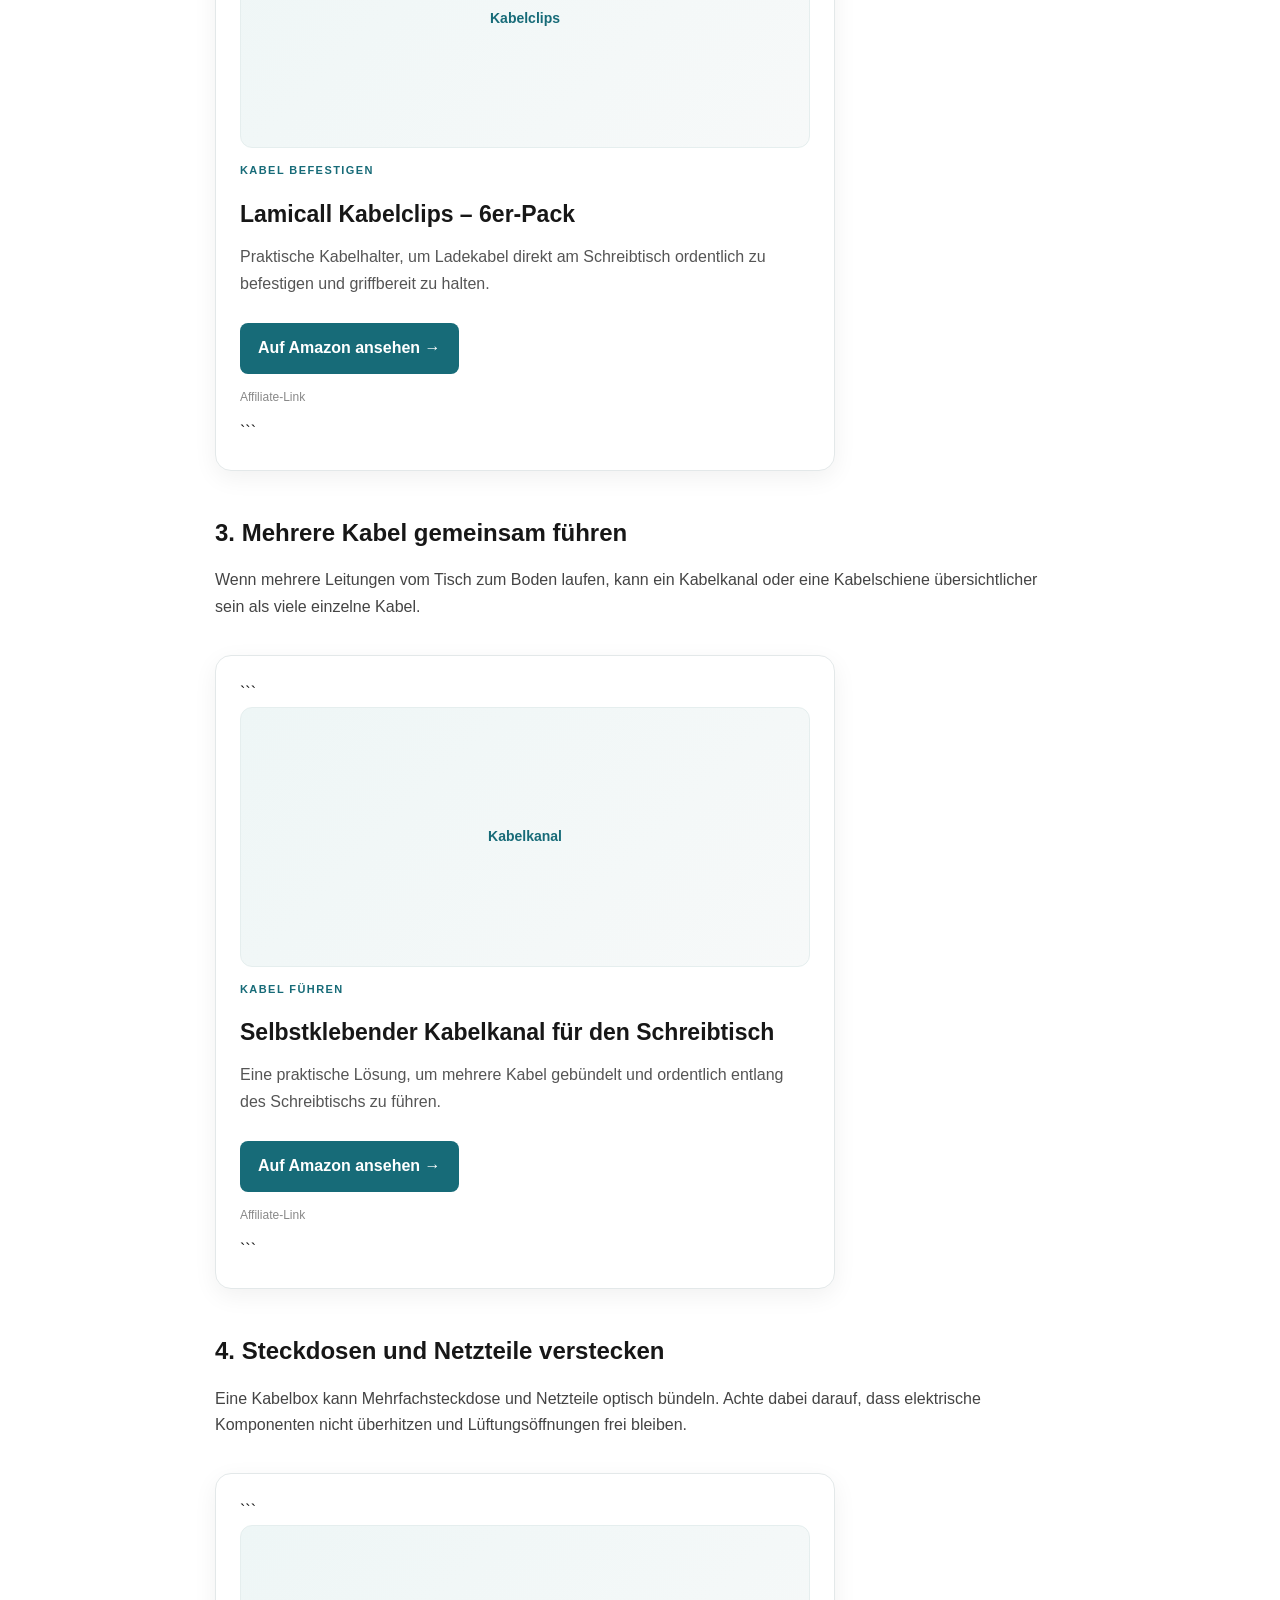
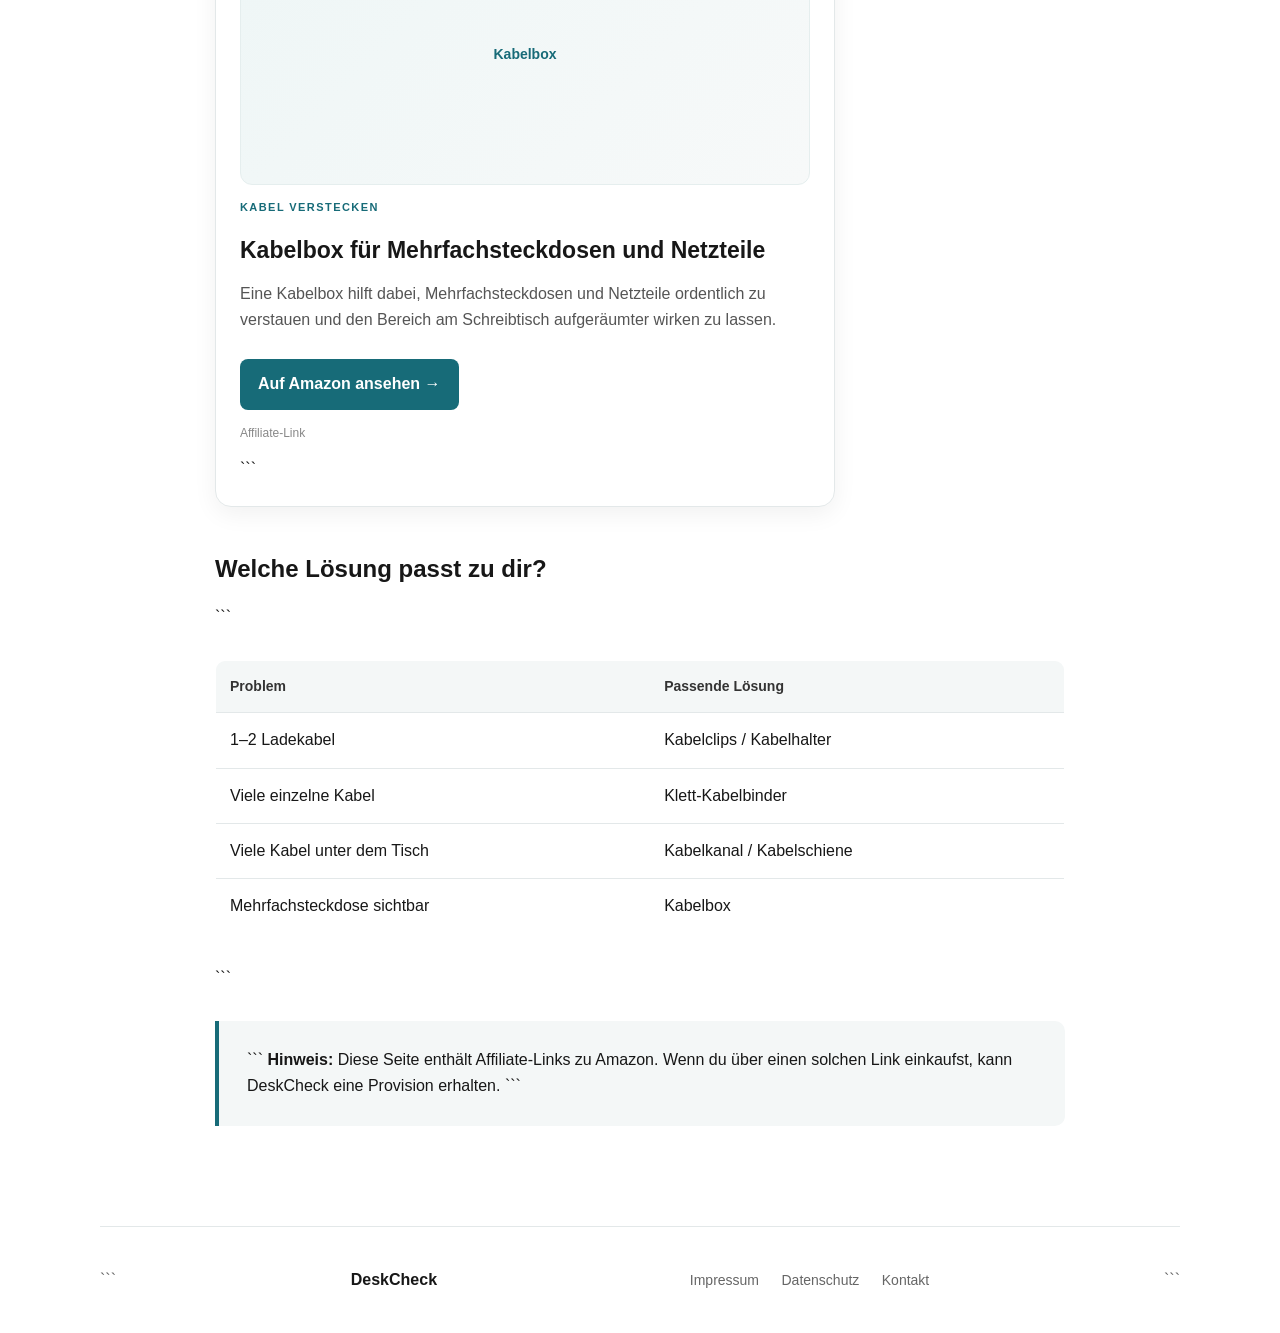
<file: kabelmanagement.html>
<!doctype html>

<html lang="de">

<head>
<meta charset="utf-8">
<meta name="viewport" content="width=device-width, initial-scale=1">

<title>Kabelmanagement am Schreibtisch – einfache Lösungen | DeskCheck</title>

<meta name="description" content="Kabelmanagement am Schreibtisch: Kabel sortieren, befestigen und ordentlich führen. Einfache Lösungen für einen aufgeräumten Arbeitsplatz.">

<link rel="stylesheet" href="style.css">
</head>

<body>

<header>
  <div class="wrap nav">

```
<a class="logo" href="index.html">DeskCheck</a>

<nav>
  <a href="index.html">Start</a>
  <a href="kabelmanagement.html">Kabelmanagement</a>
  <a href="kleiner-schreibtisch.html">Kleine Schreibtische</a>
  <a href="ergonomie.html">Ergonomie</a>
</nav>
```

  </div>
</header>

<main class="wrap article">

  <p class="eyebrow">KABELMANAGEMENT</p>

  <h1>Kabelsalat am Schreibtisch: einfache Lösungen</h1>

  <p class="lead">
    Ein aufgeräumter Schreibtisch muss nicht kompliziert sein.
    Mit wenigen einfachen Maßnahmen kannst du Kabel sortieren,
    befestigen und ordentlich führen.
  </p>

  <h2>1. Erst die Kabel sortieren</h2>

  <p>
    Trenne zunächst Strom-, Monitor-, USB- und Ladekabel.
    Entferne Kabel, die du aktuell nicht brauchst.
    So bekommst du schnell einen besseren Überblick.
  </p>

  <div class="product-card">

```
<div class="product-image-placeholder">
  <span>Kabelmanagement</span>
</div>

<div class="product-content">

  <p class="product-category">KABEL SORTIEREN</p>

  <h3>Wiederverwendbare Kabelbinder</h3>

  <p>
    Praktische Klett-Kabelbinder, um Strom-, USB- und Ladekabel
    zu bündeln und übersichtlich zu halten.
  </p>

  <a class="product-button"
     href="https://link.amazon/B0bhdu6g0"
     target="_blank"
     rel="nofollow sponsored">
    Auf Amazon ansehen →
  </a>

  <p class="affiliate-label">
    Affiliate-Link
  </p>

</div>
```

  </div>

  <h2>2. Kabel am Tisch befestigen</h2>

  <p>
    Kleine Kabelhalter oder Clips können Ladekabel an einer festen
    Position halten. Besonders praktisch ist das für Kabel,
    die täglich benutzt werden.
  </p>

  <div class="product-card">

```
<div class="product-image-placeholder">
  <span>Kabelclips</span>
</div>

<div class="product-content">

  <p class="product-category">KABEL BEFESTIGEN</p>

  <h3>Lamicall Kabelclips – 6er-Pack</h3>

  <p>
    Praktische Kabelhalter, um Ladekabel direkt am Schreibtisch
    ordentlich zu befestigen und griffbereit zu halten.
  </p>

  <a class="product-button"
     href="https://link.amazon/A0hsjctAu"
     target="_blank"
     rel="nofollow sponsored">
    Auf Amazon ansehen →
  </a>

  <p class="affiliate-label">
    Affiliate-Link
  </p>

</div>
```

  </div>

  <h2>3. Mehrere Kabel gemeinsam führen</h2>

  <p>
    Wenn mehrere Leitungen vom Tisch zum Boden laufen,
    kann ein Kabelkanal oder eine Kabelschiene übersichtlicher
    sein als viele einzelne Kabel.
  </p>

  <div class="product-card">

```
<div class="product-image-placeholder">
  <span>Kabelkanal</span>
</div>

<div class="product-content">

  <p class="product-category">KABEL FÜHREN</p>

  <h3>Selbstklebender Kabelkanal für den Schreibtisch</h3>

  <p>
    Eine praktische Lösung, um mehrere Kabel gebündelt
    und ordentlich entlang des Schreibtischs zu führen.
  </p>

  <a class="product-button"
     href="https://link.amazon/B03209pI4"
     target="_blank"
     rel="nofollow sponsored">
    Auf Amazon ansehen →
  </a>

  <p class="affiliate-label">
    Affiliate-Link
  </p>

</div>
```

  </div>

  <h2>4. Steckdosen und Netzteile verstecken</h2>

  <p>
    Eine Kabelbox kann Mehrfachsteckdose und Netzteile optisch bündeln.
    Achte dabei darauf, dass elektrische Komponenten nicht überhitzen
    und Lüftungsöffnungen frei bleiben.
  </p>

  <div class="product-card">

```
<div class="product-image-placeholder">
  <span>Kabelbox</span>
</div>

<div class="product-content">

  <p class="product-category">KABEL VERSTECKEN</p>

  <h3>Kabelbox für Mehrfachsteckdosen und Netzteile</h3>

  <p>
    Eine Kabelbox hilft dabei, Mehrfachsteckdosen und Netzteile
    ordentlich zu verstauen und den Bereich am Schreibtisch
    aufgeräumter wirken zu lassen.
  </p>

  <a class="product-button"
     href="https://link.amazon/B02IFjnQU"
     target="_blank"
     rel="nofollow sponsored">
    Auf Amazon ansehen →
  </a>

  <p class="affiliate-label">
    Affiliate-Link
  </p>

</div>
```

  </div>

  <h2>Welche Lösung passt zu dir?</h2>

  <div class="solution-table">

```
<table>

  <tr>
    <th>Problem</th>
    <th>Passende Lösung</th>
  </tr>

  <tr>
    <td>1–2 Ladekabel</td>
    <td>Kabelclips / Kabelhalter</td>
  </tr>

  <tr>
    <td>Viele einzelne Kabel</td>
    <td>Klett-Kabelbinder</td>
  </tr>

  <tr>
    <td>Viele Kabel unter dem Tisch</td>
    <td>Kabelkanal / Kabelschiene</td>
  </tr>

  <tr>
    <td>Mehrfachsteckdose sichtbar</td>
    <td>Kabelbox</td>
  </tr>

</table>
```

  </div>

  <div class="notice">

```
<strong>Hinweis:</strong>

Diese Seite enthält Affiliate-Links zu Amazon.
Wenn du über einen solchen Link einkaufst,
kann DeskCheck eine Provision erhalten.
```

  </div>

</main>

<footer>

  <div class="wrap footer">

```
<div>
  <strong>DeskCheck</strong>
</div>

<div>
  <a href="impressum.html">Impressum</a>
  <a href="datenschutz.html">Datenschutz</a>
  <a href="kontakt.html">Kontakt</a>
</div>
```

  </div>

</footer>

</body>
</html>
</file>
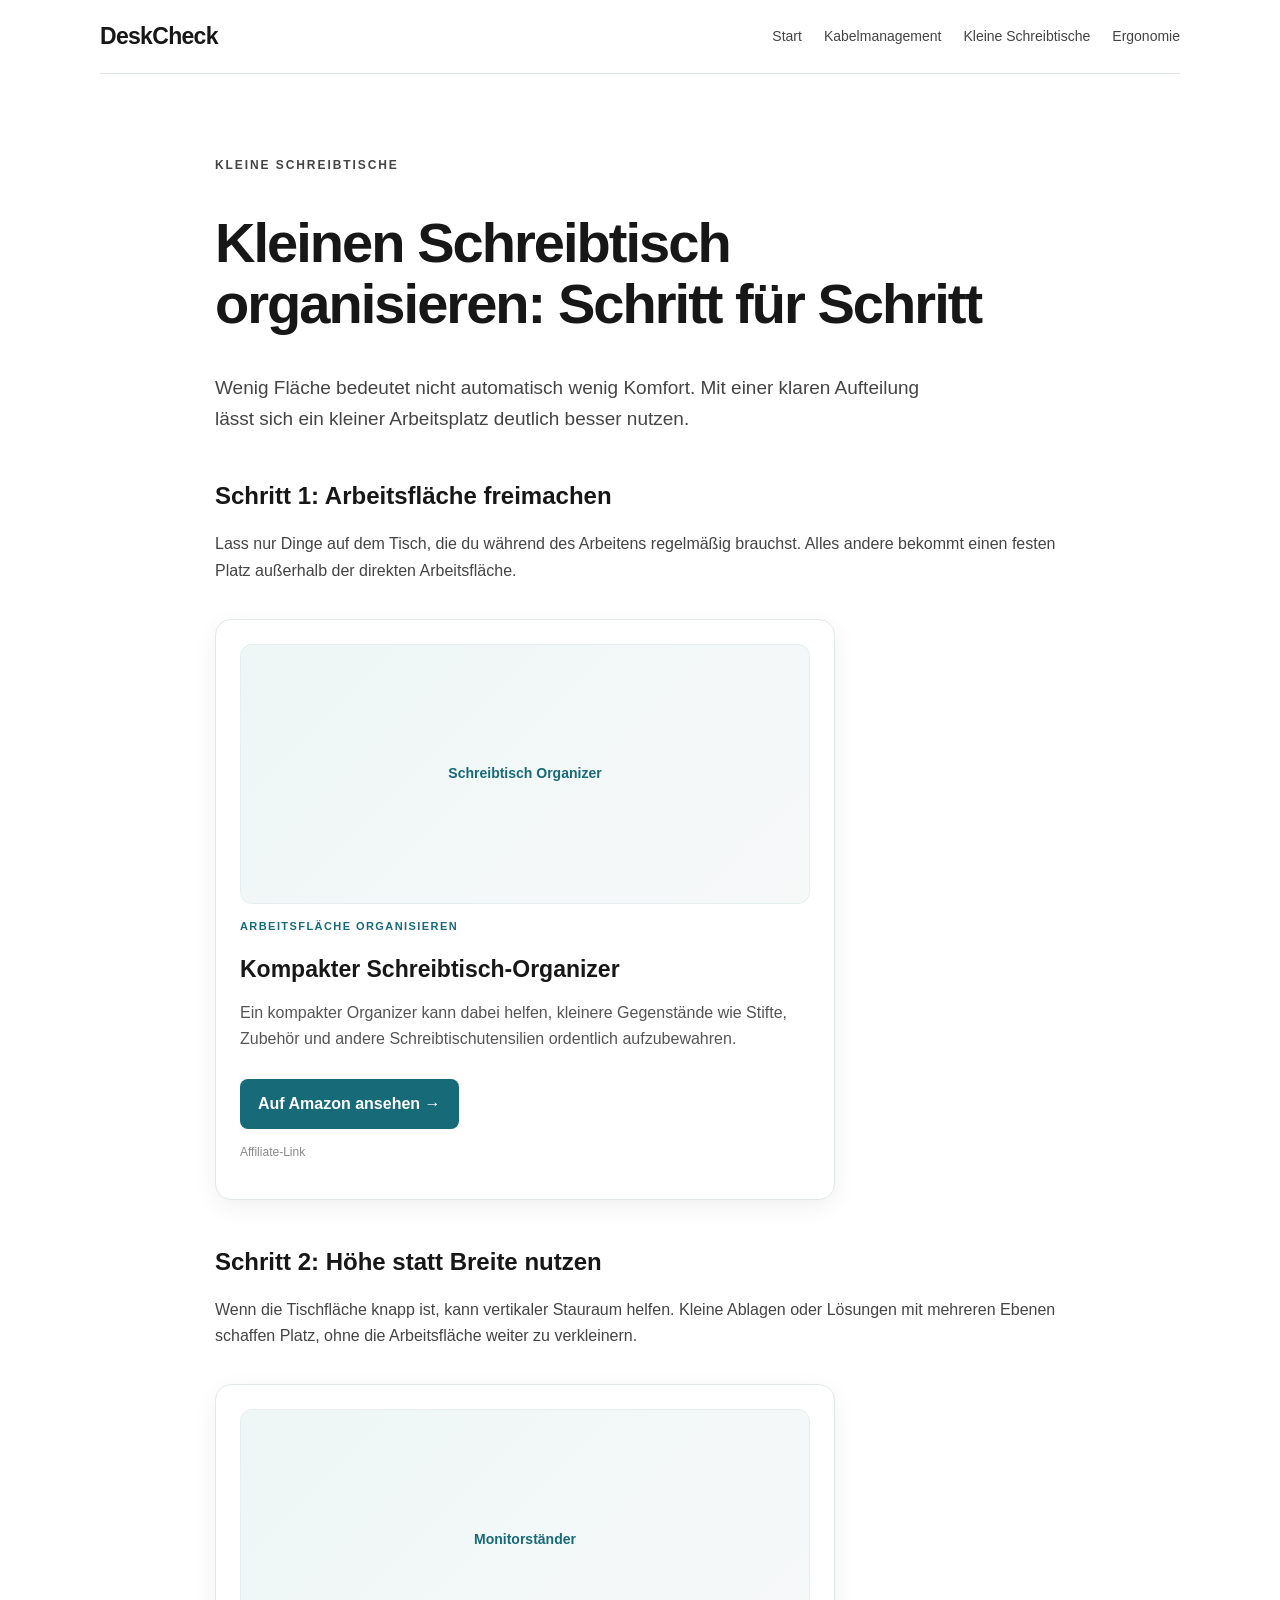
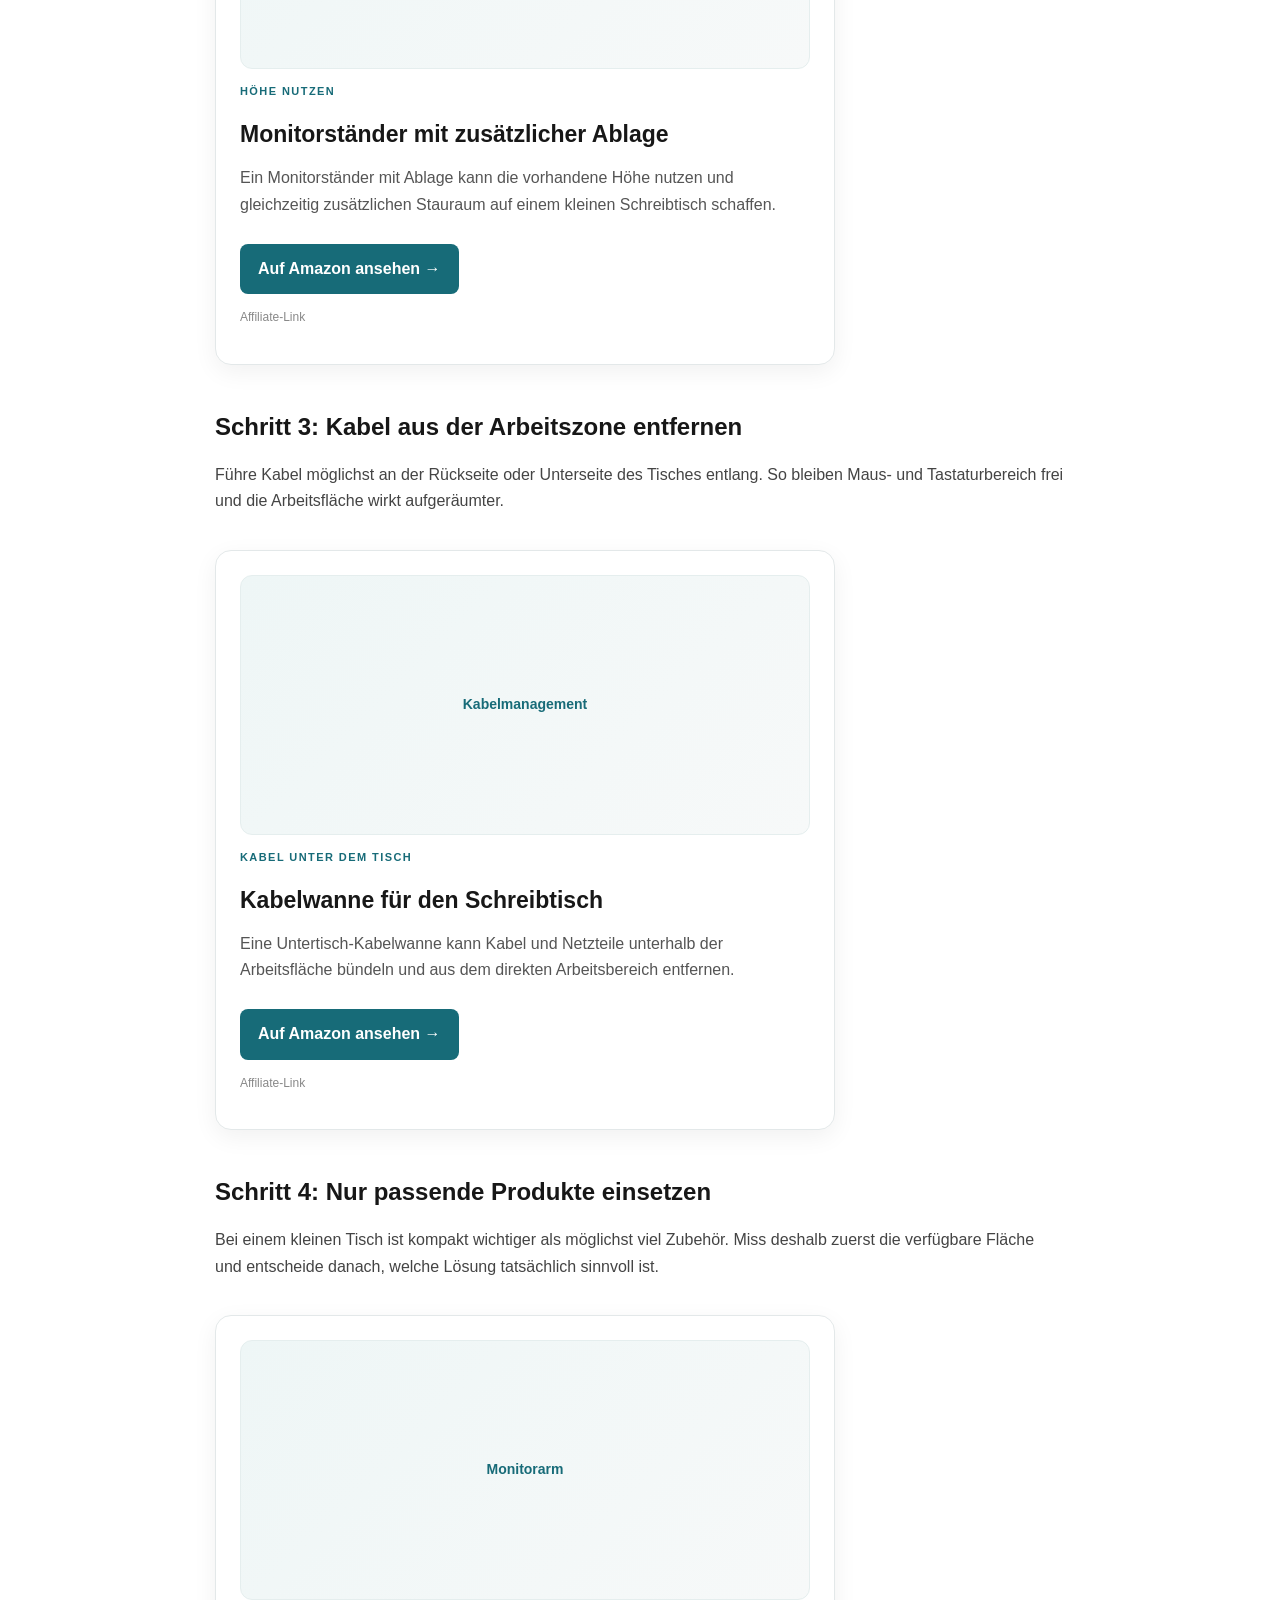
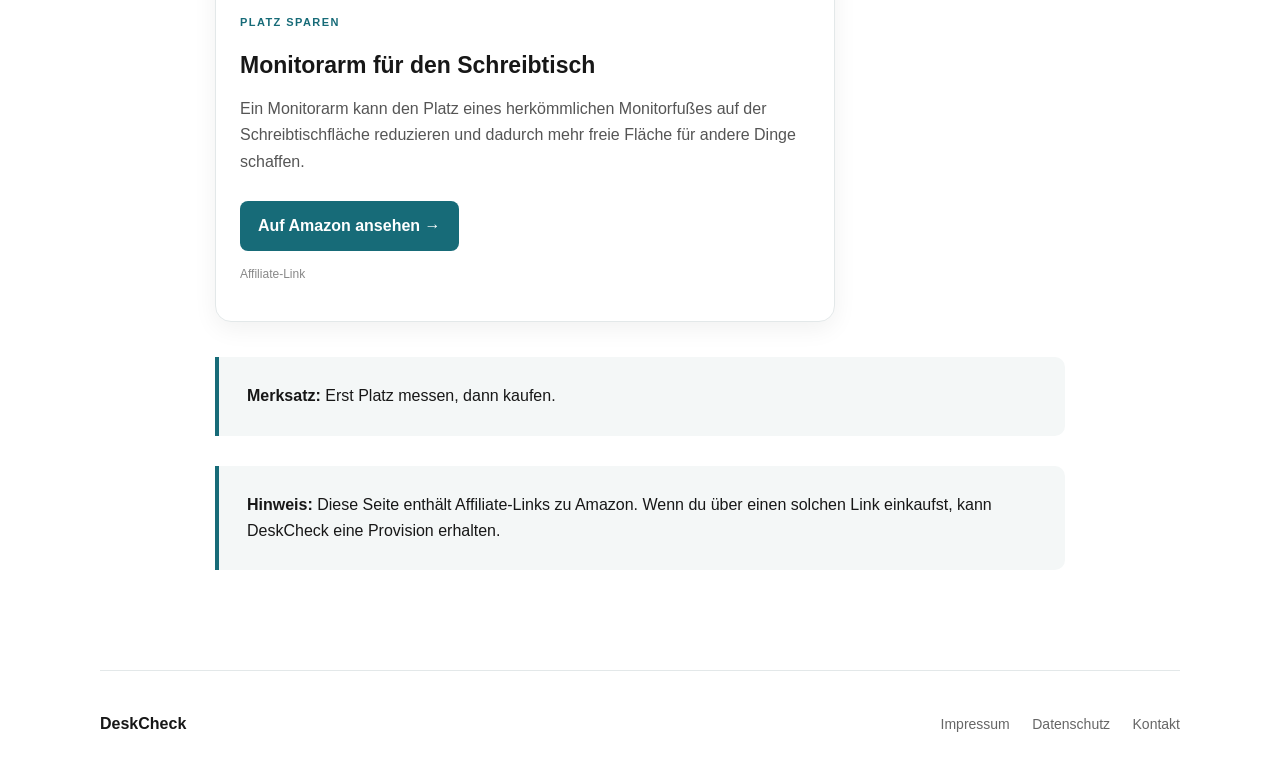
<file: kleiner-schreibtisch.html>
<!doctype html>
<html lang="de">

<head>
<meta charset="utf-8">
<meta name="viewport" content="width=device-width, initial-scale=1">

<title>Kleinen Schreibtisch organisieren – Anleitung | DeskCheck</title>

<meta name="description" content="Kleinen Schreibtisch organisieren: einfache Schritte für mehr freie Arbeitsfläche und Ordnung.">

<link rel="stylesheet" href="style.css">
</head>

<body>

<header>
  <div class="wrap nav">

    <a class="logo" href="index.html">DeskCheck</a>

    <nav>
      <a href="index.html">Start</a>
      <a href="kabelmanagement.html">Kabelmanagement</a>
      <a href="kleiner-schreibtisch.html">Kleine Schreibtische</a>
      <a href="ergonomie.html">Ergonomie</a>
    </nav>

  </div>
</header>


<main class="wrap article">

  <p class="eyebrow">KLEINE SCHREIBTISCHE</p>

  <h1>Kleinen Schreibtisch organisieren: Schritt für Schritt</h1>

  <p class="lead">
    Wenig Fläche bedeutet nicht automatisch wenig Komfort.
    Mit einer klaren Aufteilung lässt sich ein kleiner Arbeitsplatz
    deutlich besser nutzen.
  </p>


  <!-- SCHRITT 1 -->

  <h2>Schritt 1: Arbeitsfläche freimachen</h2>

  <p>
    Lass nur Dinge auf dem Tisch, die du während des Arbeitens
    regelmäßig brauchst. Alles andere bekommt einen festen Platz
    außerhalb der direkten Arbeitsfläche.
  </p>


  <div class="product-card">

    <div class="product-image-placeholder">
      <span>Schreibtisch Organizer</span>
    </div>

    <div class="product-content">

      <p class="product-category">ARBEITSFLÄCHE ORGANISIEREN</p>

      <h3>Kompakter Schreibtisch-Organizer</h3>

      <p>
        Ein kompakter Organizer kann dabei helfen, kleinere
        Gegenstände wie Stifte, Zubehör und andere Schreibtischutensilien
        ordentlich aufzubewahren.
      </p>

      <a class="product-button"
         href="https://link.amazon/B0cRXw3g2"
         target="_blank"
         rel="nofollow sponsored">
        Auf Amazon ansehen →
      </a>

      <p class="affiliate-label">
        Affiliate-Link
      </p>

    </div>

  </div>


  <!-- SCHRITT 2 -->

  <h2>Schritt 2: Höhe statt Breite nutzen</h2>

  <p>
    Wenn die Tischfläche knapp ist, kann vertikaler Stauraum helfen.
    Kleine Ablagen oder Lösungen mit mehreren Ebenen schaffen Platz,
    ohne die Arbeitsfläche weiter zu verkleinern.
  </p>


  <div class="product-card">

    <div class="product-image-placeholder">
      <span>Monitorständer</span>
    </div>

    <div class="product-content">

      <p class="product-category">HÖHE NUTZEN</p>

      <h3>Monitorständer mit zusätzlicher Ablage</h3>

      <p>
        Ein Monitorständer mit Ablage kann die vorhandene Höhe nutzen
        und gleichzeitig zusätzlichen Stauraum auf einem kleinen
        Schreibtisch schaffen.
      </p>

      <a class="product-button"
         href="https://link.amazon/B09TuOzlN"
         target="_blank"
         rel="nofollow sponsored">
        Auf Amazon ansehen →
      </a>

      <p class="affiliate-label">
        Affiliate-Link
      </p>

    </div>

  </div>


  <!-- SCHRITT 3 -->

  <h2>Schritt 3: Kabel aus der Arbeitszone entfernen</h2>

  <p>
    Führe Kabel möglichst an der Rückseite oder Unterseite des Tisches
    entlang. So bleiben Maus- und Tastaturbereich frei und die
    Arbeitsfläche wirkt aufgeräumter.
  </p>


  <div class="product-card">

    <div class="product-image-placeholder">
      <span>Kabelmanagement</span>
    </div>

    <div class="product-content">

      <p class="product-category">KABEL UNTER DEM TISCH</p>

      <h3>Kabelwanne für den Schreibtisch</h3>

      <p>
        Eine Untertisch-Kabelwanne kann Kabel und Netzteile unterhalb
        der Arbeitsfläche bündeln und aus dem direkten Arbeitsbereich
        entfernen.
      </p>

      <a class="product-button"
         href="https://link.amazon/B07HQNgua"
         target="_blank"
         rel="nofollow sponsored">
        Auf Amazon ansehen →
      </a>

      <p class="affiliate-label">
        Affiliate-Link
      </p>

    </div>

  </div>


  <!-- SCHRITT 4 -->

  <h2>Schritt 4: Nur passende Produkte einsetzen</h2>

  <p>
    Bei einem kleinen Tisch ist kompakt wichtiger als möglichst viel
    Zubehör. Miss deshalb zuerst die verfügbare Fläche und entscheide
    danach, welche Lösung tatsächlich sinnvoll ist.
  </p>


  <div class="product-card">

    <div class="product-image-placeholder">
      <span>Monitorarm</span>
    </div>

    <div class="product-content">

      <p class="product-category">PLATZ SPAREN</p>

      <h3>Monitorarm für den Schreibtisch</h3>

      <p>
        Ein Monitorarm kann den Platz eines herkömmlichen Monitorfußes
        auf der Schreibtischfläche reduzieren und dadurch mehr freie
        Fläche für andere Dinge schaffen.
      </p>

      <a class="product-button"
         href="https://link.amazon/B04vvFzzp"
         target="_blank"
         rel="nofollow sponsored">
        Auf Amazon ansehen →
      </a>

      <p class="affiliate-label">
        Affiliate-Link
      </p>

    </div>

  </div>


  <div class="notice">

    <strong>Merksatz:</strong>

    Erst Platz messen, dann kaufen.

  </div>


  <div class="notice">

    <strong>Hinweis:</strong>

    Diese Seite enthält Affiliate-Links zu Amazon.
    Wenn du über einen solchen Link einkaufst,
    kann DeskCheck eine Provision erhalten.

  </div>

</main>


<footer>

  <div class="wrap footer">

    <div>
      <strong>DeskCheck</strong>
    </div>

    <div>
      <a href="impressum.html">Impressum</a>
      <a href="datenschutz.html">Datenschutz</a>
      <a href="kontakt.html">Kontakt</a>
    </div>

  </div>

</footer>


</body>
</html>
</file>
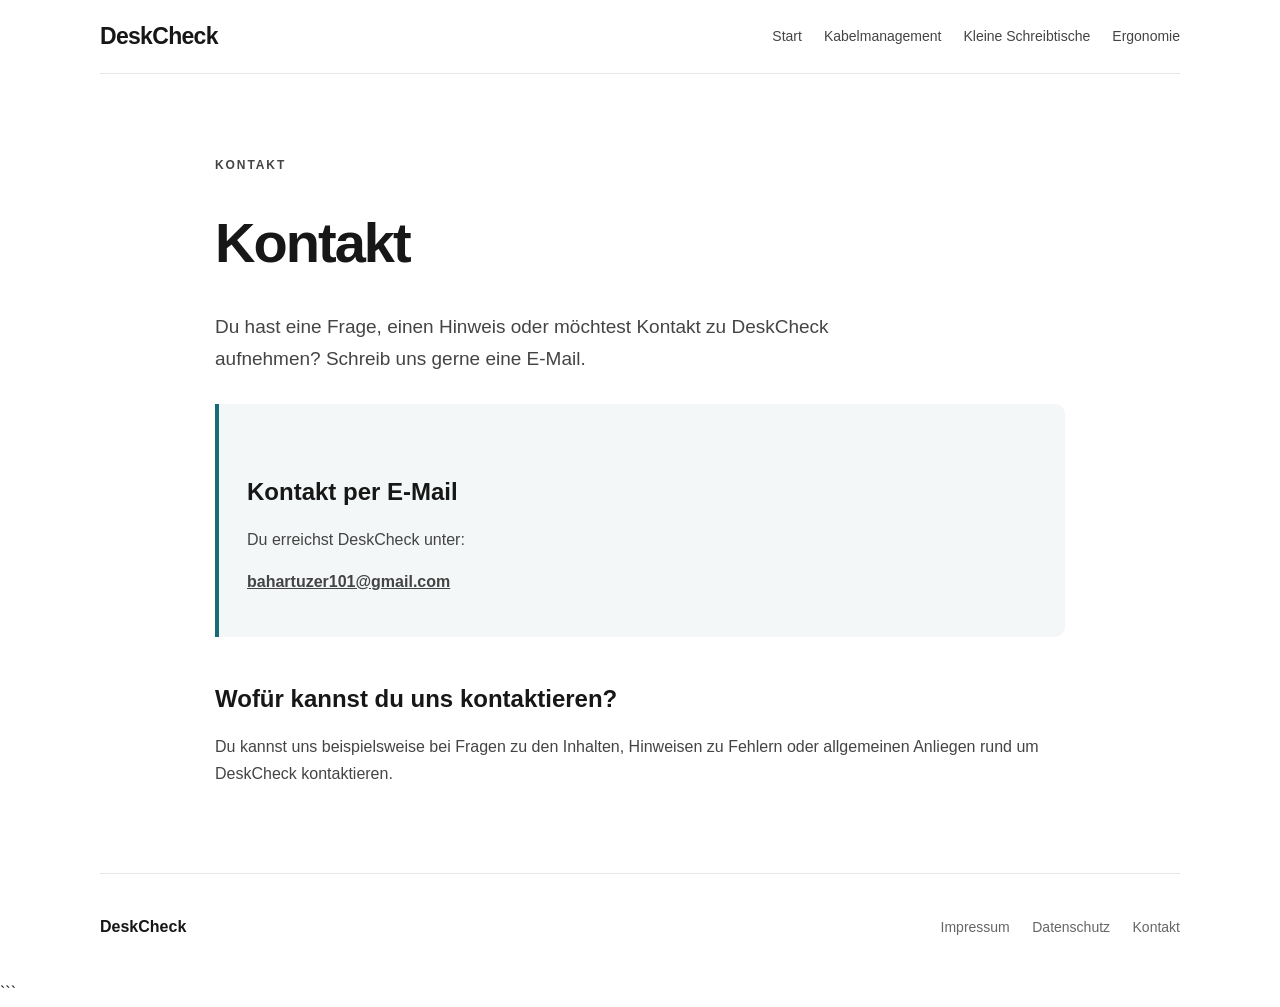
<file: kontakt.html>
<!doctype html>
<html lang="de">

<head>
<meta charset="utf-8">
<meta name="viewport" content="width=device-width, initial-scale=1">

<title>Kontakt | DeskCheck</title>

<meta name="description" content="Kontakt zu DeskCheck.">

<link rel="stylesheet" href="style.css">
</head>

<body>

<header>
  <div class="wrap nav">

    <a class="logo" href="index.html">DeskCheck</a>

    <nav>
      <a href="index.html">Start</a>
      <a href="kabelmanagement.html">Kabelmanagement</a>
      <a href="kleiner-schreibtisch.html">Kleine Schreibtische</a>
      <a href="ergonomie.html">Ergonomie</a>
    </nav>

  </div>
</header>


<main class="wrap article">

  <p class="eyebrow">KONTAKT</p>

  <h1>Kontakt</h1>

  <p class="lead">
    Du hast eine Frage, einen Hinweis oder möchtest Kontakt
    zu DeskCheck aufnehmen? Schreib uns gerne eine E-Mail.
  </p>


  <div class="notice">

    <h2>Kontakt per E-Mail</h2>

    <p>
      Du erreichst DeskCheck unter:
    </p>

    <p>
      <strong>
        <a href="mailto:bahartuzer101@gmail.com">
          bahartuzer101@gmail.com
        </a>
      </strong>
    </p>

  </div>


  <h2>Wofür kannst du uns kontaktieren?</h2>

  <p>
    Du kannst uns beispielsweise bei Fragen zu den Inhalten,
    Hinweisen zu Fehlern oder allgemeinen Anliegen rund um
    DeskCheck kontaktieren.
  </p>

</main>


<footer>

  <div class="wrap footer">

    <div>
      <strong>DeskCheck</strong>
    </div>

    <div>
      <a href="impressum.html">Impressum</a>
      <a href="datenschutz.html">Datenschutz</a>
      <a href="kontakt.html">Kontakt</a>
    </div>

  </div>

</footer>


</body>
</html>
```
</file>
<file: style.css>
*{box-sizing:border-box}

:root{
--accent:#176b78;
--accent-dark:#0f4f59;
--accent-light:#e9f5f6;
--text:#171717;
--muted:#626262;
--border:#e3e8e9;
--soft:#f4f7f7;
--white:#fff;
}

html{
scroll-behavior:smooth;
}

body{
margin:0;
font-family:Arial,Helvetica,sans-serif;
color:var(--text);
background:var(--white);
line-height:1.65;
}

a{
color:inherit;
}

.wrap{
width:min(1080px,92%);
margin:auto;
}

/* =========================
NAVIGATION
========================= */

.nav{
min-height:74px;
display:flex;
align-items:center;
justify-content:space-between;
gap:24px;
border-bottom:1px solid var(--border);
}

.logo{
text-decoration:none;
font-weight:800;
font-size:23px;
letter-spacing:-.03em;
}

.nav nav{
display:flex;
gap:22px;
flex-wrap:wrap;
}

.nav nav a{
font-size:14px;
text-decoration:none;
color:#444;
transition:.2s ease;
}

.nav nav a:hover{
color:var(--accent);
}

/* =========================
HERO
========================= */

.hero{
padding:105px 0 100px;
background:
radial-gradient(circle at 85% 20%,rgba(23,107,120,.12),transparent 35%),
linear-gradient(135deg,#f3f8f8 0%,#f7f8f8 55%,#eef4f4 100%);
border-bottom:1px solid var(--border);
}

.eyebrow{
font-size:12px;
letter-spacing:.16em;
font-weight:800;
color:var(--accent);
}

.hero h1{
font-size:clamp(42px,6vw,72px);
line-height:1.02;
letter-spacing:-.04em;
max-width:800px;
margin:14px 0 24px;
}

.lead{
font-size:19px;
max-width:720px;
color:var(--muted);
}

.hero-actions{
margin-top:24px;
}

/* =========================
BUTTON
========================= */

.button{
display:inline-block;
margin-top:18px;
padding:14px 21px;
background:var(--accent);
color:#fff;
text-decoration:none;
border-radius:8px;
font-weight:700;
transition:.2s ease;
box-shadow:0 6px 18px rgba(23,107,120,.18);
}

.button:hover{
background:var(--accent-dark);
transform:translateY(-2px);
}

/* =========================
SECTIONS
========================= */

.section{
padding:75px 0;
}

.section-heading{
max-width:700px;
margin-bottom:32px;
}

.section-heading h2{
font-size:clamp(30px,4vw,46px);
line-height:1.1;
letter-spacing:-.03em;
margin:8px 0 15px;
}

.section-heading p{
color:var(--muted);
max-width:650px;
}

/* =========================
GRID
========================= */

.grid{
display:grid;
grid-template-columns:repeat(3,1fr);
gap:20px;
}

/* =========================
STARTSEITE THEMENKARTEN
========================= */

.card{
border:1px solid var(--border);
border-radius:16px;
padding:28px;
text-decoration:none;
background:#fff;
transition:.25s ease;
}

.card:hover{
transform:translateY(-5px);
border-color:rgba(23,107,120,.35);
box-shadow:0 14px 35px rgba(0,0,0,.08);
}

.topic-card{
min-height:310px;
display:flex;
flex-direction:column;
justify-content:space-between;
position:relative;
overflow:hidden;
}

.topic-card:after{
content:"";
position:absolute;
width:150px;
height:150px;
border-radius:50%;
background:var(--accent-light);
right:-60px;
top:-60px;
z-index:0;
}

.topic-number{
position:relative;
z-index:1;
font-size:13px;
font-weight:800;
color:var(--accent);
letter-spacing:.08em;
}

.topic-content{
position:relative;
z-index:1;
}

.topic-content .icon{
display:block;
margin-bottom:8px;
}

.icon{
font-weight:800;
color:var(--accent);
font-size:11px;
letter-spacing:.12em;
}

.card h3{
margin:8px 0 10px;
font-size:25px;
letter-spacing:-.02em;
}

.card p{
color:var(--muted);
margin:0;
}

.topic-link{
display:inline-block;
margin-top:20px;
color:var(--accent);
font-size:14px;
font-weight:800;
}

/* =========================
NOTICE
========================= */

.notice{
background:var(--soft);
border-left:4px solid var(--accent);
padding:26px 28px;
margin:30px 0;
border-radius:0 10px 10px 0;
}

.notice h2{
margin-top:0;
}

.notice p{
color:var(--muted);
}

/* =========================
ARTIKEL
========================= */

.article{
padding:70px 0;
max-width:850px;
}

.article h1{
font-size:clamp(36px,5vw,56px);
line-height:1.08;
letter-spacing:-.035em;
}

.article h2{
margin-top:48px;
line-height:1.2;
}

.article p{
color:#444;
}

/* =========================
TABELLE
========================= */

.article table{
width:100%;
border-collapse:collapse;
margin:30px 0;
background:#fff;
border:1px solid var(--border);
border-radius:10px;
overflow:hidden;
}

.article th,
.article td{
text-align:left;
padding:14px;
border-bottom:1px solid var(--border);
}

.article th{
background:var(--soft);
color:#333;
font-size:14px;
}

.article tr:last-child td{
border-bottom:none;
}

/* =========================
PRODUKTKARTEN
========================= */

.product-card{
border:1px solid var(--border);
border-radius:16px;
padding:24px;
margin:35px 0;
background:#fff;
max-width:620px;
box-shadow:0 7px 25px rgba(0,0,0,.06);
transition:.25s ease;
}

.product-card:hover{
transform:translateY(-3px);
box-shadow:0 14px 35px rgba(0,0,0,.09);
}

.product-card h3{
margin:20px 0 8px;
font-size:23px;
line-height:1.25;
}

.product-card p{
color:#555;
}

.product-category{
color:var(--accent) !important;
font-size:11px;
font-weight:800;
letter-spacing:.13em;
}

.product-content{
padding-top:2px;
}

.product-button{
display:inline-block;
margin-top:10px;
padding:12px 18px;
background:var(--accent);
color:#fff;
text-decoration:none;
border-radius:8px;
font-weight:700;
transition:.2s ease;
}

.product-button:hover{
background:var(--accent-dark);
transform:translateY(-1px);
}

.product-image-placeholder{
width:100%;
height:260px;
background:
linear-gradient(135deg,#eef6f6,#f7f9f9);
border:1px solid #e5eeee;
border-radius:12px;
display:flex;
align-items:center;
justify-content:center;
color:var(--accent);
font-size:14px;
font-weight:800;
}

.affiliate-label{
font-size:12px;
color:#888 !important;
margin-top:14px;
}

/* =========================
FOOTER
========================= */

.footer{
padding:40px 0;
display:flex;
justify-content:space-between;
gap:30px;
border-top:1px solid var(--border);
color:#666;
}

.footer strong{
color:var(--text);
}

.footer p{
margin:6px 0 0;
font-size:14px;
}

.footer a{
margin-left:18px;
text-decoration:none;
font-size:14px;
}

.footer a:hover{
color:var(--accent);
}

/* =========================
MOBILE
========================= */

@media(max-width:760px){

.nav{
align-items:flex-start;
padding:18px 0;
flex-direction:column;
}

.nav nav{
gap:14px;
}

.hero{
padding:70px 0 65px;
}

.hero h1{
font-size:clamp(40px,12vw,58px);
}

.section{
padding:55px 0;
}

.grid{
grid-template-columns:1fr;
}

.topic-card{
min-height:260px;
}

.article{
padding:50px 0;
}

.product-card{
max-width:100%;
}

.product-image-placeholder{
height:220px;
}

.article table{
font-size:14px;
}

.article th,
.article td{
padding:10px 8px;
}

.footer{
flex-direction:column;
}

.footer a{
margin:0 18px 0 0;
}

}
/* =========================
   DESKCHECK ANIMATIONEN
   ========================= */

/* Karten schweben beim Darüberfahren leicht nach oben */
.card {
  transition: transform 0.25s ease, box-shadow 0.25s ease, border-color 0.25s ease;
}

.card:hover {
  transform: translateY(-6px);
  box-shadow: 0 12px 30px rgba(0,0,0,.08);
  border-color: #d0d0d0;
}


/* Produktkarten */
.product-card {
  transition: transform 0.25s ease, box-shadow 0.25s ease;
}

.product-card:hover {
  transform: translateY(-4px);
  box-shadow: 0 12px 30px rgba(0,0,0,.10);
}


/* Amazon-Buttons */
.product-card > a,
.button {
  transition: transform 0.2s ease, opacity 0.2s ease;
}

.product-card > a:hover,
.button:hover {
  transform: translateY(-2px);
  opacity: .9;
}


/* Navigation */
.nav nav a {
  position: relative;
  transition: color 0.2s ease;
}

.nav nav a::after {
  content: "";
  position: absolute;
  left: 0;
  bottom: -6px;
  width: 0;
  height: 2px;
  background: #171717;
  transition: width 0.25s ease;
}

.nav nav a:hover::after {
  width: 100%;
}


/* Hero-Bereich beim Laden */
.hero .eyebrow,
.hero h1,
.hero .lead,
.hero .button {
  animation: fadeUp 0.7s ease both;
}

.hero h1 {
  animation-delay: 0.1s;
}

.hero .lead {
  animation-delay: 0.2s;
}

.hero .button {
  animation-delay: 0.3s;
}


/* Produktkarten erscheinen leicht */
.product-card {
  animation: fadeUp 0.6s ease both;
}


/* Allgemeine Animation */
@keyframes fadeUp {
  from {
    opacity: 0;
    transform: translateY(18px);
  }

  to {
    opacity: 1;
    transform: translateY(0);
  }
}


/* Respektiert reduzierte Bewegungen */
@media (prefers-reduced-motion: reduce) {

  *,
  *::before,
  *::after {
    animation-duration: 0.01ms !important;
    animation-iteration-count: 1 !important;
    transition-duration: 0.01ms !important;
  }

}
/* =========================================
   DESKCHECK – MODERNE ANIMATIONEN
   ========================================= */

/* Sanftes Einblenden der gesamten Seite */
body {
  animation: pageFade 0.5s ease both;
}

@keyframes pageFade {
  from {
    opacity: 0;
  }

  to {
    opacity: 1;
  }
}


/* =========================================
   HERO
   ========================================= */

.hero {
  position: relative;
  overflow: hidden;
}

/* dezente Licht-/Flächenbewegung im Hintergrund */
.hero::after {
  content: "";
  position: absolute;
  width: 420px;
  height: 420px;
  right: -150px;
  top: -180px;
  background: rgba(0,0,0,.035);
  border-radius: 50%;
  animation: heroFloat 7s ease-in-out infinite;
  pointer-events: none;
}

.hero .wrap {
  position: relative;
  z-index: 1;
}

@keyframes heroFloat {
  0%, 100% {
    transform: translate(0, 0);
  }

  50% {
    transform: translate(-25px, 20px);
  }
}


/* Hero-Inhalt erscheint nacheinander */

.hero .eyebrow {
  animation: fadeUp 0.6s ease both;
}

.hero h1 {
  animation: fadeUp 0.7s ease both;
  animation-delay: 0.1s;
}

.hero .lead {
  animation: fadeUp 0.7s ease both;
  animation-delay: 0.2s;
}

.hero .button {
  animation: fadeUp 0.7s ease both;
  animation-delay: 0.3s;
}


/* =========================================
   THEMENKARTEN
   ========================================= */

.card {
  position: relative;
  overflow: hidden;
  transition:
    transform 0.3s ease,
    box-shadow 0.3s ease,
    border-color 0.3s ease;
}

/* kleiner Lichtstreifen */
.card::before {
  content: "";
  position: absolute;
  left: 0;
  top: 0;
  width: 100%;
  height: 3px;
  background: #171717;
  transform: scaleX(0);
  transform-origin: left;
  transition: transform 0.3s ease;
}

.card:hover::before {
  transform: scaleX(1);
}

.card:hover {
  transform: translateY(-7px);
  box-shadow: 0 15px 35px rgba(0,0,0,.09);
  border-color: #d5d5d5;
}


/* Nummer bewegt sich leicht */

.card .icon {
  display: inline-block;
  transition: transform 0.3s ease;
}

.card:hover .icon {
  transform: translateX(5px);
}


/* =========================================
   BUTTONS
   ========================================= */

.button {
  transition:
    transform 0.25s ease,
    box-shadow 0.25s ease,
    opacity 0.25s ease;
}

.button:hover {
  transform: translateY(-3px);
  box-shadow: 0 8px 20px rgba(0,0,0,.15);
  opacity: .92;
}


/* =========================================
   NAVIGATION
   ========================================= */

.nav nav a {
  position: relative;
  transition: opacity 0.2s ease;
}

.nav nav a:hover {
  opacity: .65;
}

.nav nav a::after {
  content: "";
  position: absolute;
  left: 0;
  bottom: -7px;
  width: 0;
  height: 2px;
  background: #171717;
  transition: width 0.25s ease;
}

.nav nav a:hover::after {
  width: 100%;
}


/* =========================================
   PRODUKTKARTEN
   ========================================= */

.product-card {
  transition:
    transform 0.3s ease,
    box-shadow 0.3s ease,
    border-color 0.3s ease;
}

.product-card:hover {
  transform: translateY(-5px);
  box-shadow: 0 15px 35px rgba(0,0,0,.09);
  border-color: #d5d5d5;
}


/* Produktbild-Platzhalter */
.product-image-placeholder {
  transition: transform 0.4s ease;
  overflow: hidden;
}

.product-card:hover .product-image-placeholder {
  transform: scale(1.015);
}


/* Amazon-Button */
.product-card > a {
  transition:
    transform 0.2s ease,
    box-shadow 0.2s ease,
    opacity 0.2s ease;
}

.product-card > a:hover {
  transform: translateY(-2px);
  box-shadow: 0 6px 16px rgba(0,0,0,.15);
  opacity: .9;
}


/* =========================================
   ARTIKEL-ÜBERSCHRIFTEN
   ========================================= */

.article h2 {
  animation: fadeUp 0.6s ease both;
}


/* =========================================
   ALLGEMEINE FADE-UP ANIMATION
   ========================================= */

@keyframes fadeUp {
  from {
    opacity: 0;
    transform: translateY(18px);
  }

  to {
    opacity: 1;
    transform: translateY(0);
  }
}


/* =========================================
   NOTICE / HINWEISE
   ========================================= */

.notice {
  transition:
    transform 0.25s ease,
    box-shadow 0.25s ease;
}

.notice:hover {
  transform: translateY(-2px);
  box-shadow: 0 8px 25px rgba(0,0,0,.06);
}


/* =========================================
   REDUZIERTE BEWEGUNG
   ========================================= */

@media (prefers-reduced-motion: reduce) {

  *,
  *::before,
  *::after {
    animation-duration: 0.01ms !important;
    animation-iteration-count: 1 !important;
    transition-duration: 0.01ms !important;
    scroll-behavior: auto !important;
  }

}
/* =========================================
   MOBILE DESIGN – DeskCheck
   ========================================= */

@media (max-width: 760px) {

  body {
    font-size: 15px;
    line-height: 1.6;
  }

  .wrap {
    width: min(100% - 32px, 1080px);
  }

  /* Navigation */

  .nav {
    min-height: auto;
    padding: 18px 0;
    gap: 14px;
  }

  .logo {
    font-size: 21px;
  }

  .nav nav {
    width: 100%;
    display: flex;
    gap: 8px;
    overflow-x: auto;
    flex-wrap: nowrap;
    padding-bottom: 4px;
    scrollbar-width: none;
  }

  .nav nav::-webkit-scrollbar {
    display: none;
  }

  .nav nav a {
    white-space: nowrap;
    font-size: 13px;
    padding: 8px 11px;
    border: 1px solid #e5e5e5;
    border-radius: 999px;
    background: #fff;
  }


  /* Startseiten-Hero */

  .hero {
    padding: 55px 0 50px;
  }

  .eyebrow {
    font-size: 11px;
    letter-spacing: .12em;
  }

  .hero h1 {
    font-size: clamp(38px, 12vw, 52px);
    line-height: 1.02;
    margin: 12px 0 18px;
  }

  .lead {
    font-size: 17px;
    line-height: 1.55;
  }

  .button {
    width: 100%;
    text-align: center;
    padding: 14px 18px;
    border-radius: 9px;
  }


  /* Bereiche */

  .section {
    padding: 45px 0;
  }

  .section h2 {
    font-size: 28px;
    line-height: 1.15;
  }


  /* Themenkarten */

  .grid {
    grid-template-columns: 1fr;
    gap: 12px;
  }

  .card {
    padding: 20px;
    border-radius: 14px;
    transition: transform .2s ease, box-shadow .2s ease;
  }

  .card:active {
    transform: scale(.98);
  }

  .card h3 {
    font-size: 20px;
  }

  .card p {
    font-size: 14px;
  }


  /* Artikel */

  .article {
    padding: 45px 0;
    max-width: 100%;
  }

  .article h1 {
    font-size: clamp(34px, 10vw, 48px);
    line-height: 1.08;
    margin-bottom: 20px;
  }

  .article h2 {
    font-size: 26px;
    line-height: 1.2;
    margin-top: 38px;
  }

  .article p {
    font-size: 15px;
  }


  /* Produktkarten */

  .product-card {
    width: 100%;
    max-width: none;
    margin: 28px 0;
    padding: 18px;
    border-radius: 16px;
    box-shadow: 0 6px 20px rgba(0,0,0,.06);
  }

  .product-image-placeholder {
    height: 210px;
    border-radius: 12px;
  }

  .product-card h3 {
    font-size: 21px;
    line-height: 1.25;
  }

  .product-card p {
    font-size: 14px;
  }

  .product-card > a,
  .product-button {
    width: 100%;
    text-align: center;
    padding: 13px 16px;
    border-radius: 9px;
    margin-top: 10px;
  }


  /* Tabellen */

  .solution-table {
    width: 100%;
    overflow-x: auto;
    -webkit-overflow-scrolling: touch;
  }

  .article table {
    min-width: 520px;
    font-size: 14px;
  }

  .article th,
  .article td {
    padding: 11px 10px;
  }


  /* Hinweise */

  .notice {
    padding: 18px;
    margin: 25px 0;
    border-radius: 10px;
  }


  /* Footer */

  .footer {
    padding: 30px 0;
    gap: 20px;
  }

  .footer a {
    display: inline-block;
    margin: 5px 12px 5px 0;
  }
}
/* DESKRESET PRO */

.deskreset-box {
  background: #171717;
  color: white;
  padding: 50px;
  border-radius: 20px;
  text-align: center;
}

.deskreset-box .eyebrow {
  color: #aaa;
}

.deskreset-box h2 {
  font-size: 42px;
  margin: 10px 0;
}

.deskreset-subtitle {
  font-size: 21px;
  max-width: 650px;
  margin: 0 auto 15px;
}

.deskreset-box > p:not(.eyebrow):not(.deskreset-subtitle) {
  color: #ccc;
  max-width: 650px;
  margin: 0 auto 30px;
}

.deskreset-features {
  display: grid;
  grid-template-columns: repeat(4, 1fr);
  gap: 12px;
  max-width: 850px;
  margin: 30px auto;
}

.deskreset-features div {
  border: 1px solid #444;
  border-radius: 12px;
  padding: 18px 10px;
}

.deskreset-features strong {
  display: block;
}

.deskreset-features span {
  display: block;
  color: #aaa;
  font-size: 13px;
  margin-top: 5px;
}

.deskreset-price {
  margin: 30px 0;
}

.deskreset-price span {
  display: block;
  color: #aaa;
  font-size: 14px;
}

.deskreset-price strong {
  display: block;
  font-size: 36px;
  margin-top: 5px;
}

.deskreset-button {
  background: white;
  color: #171717;
}

@media (max-width: 700px) {

  .deskreset-box {
    padding: 35px 20px;
  }

  .deskreset-box h2 {
    font-size: 34px;
  }

  .deskreset-features {
    grid-template-columns: 1fr 1fr;
  }

}

@media (max-width: 450px) {

  .deskreset-features {
    grid-template-columns: 1fr;
  }

}
</file>
